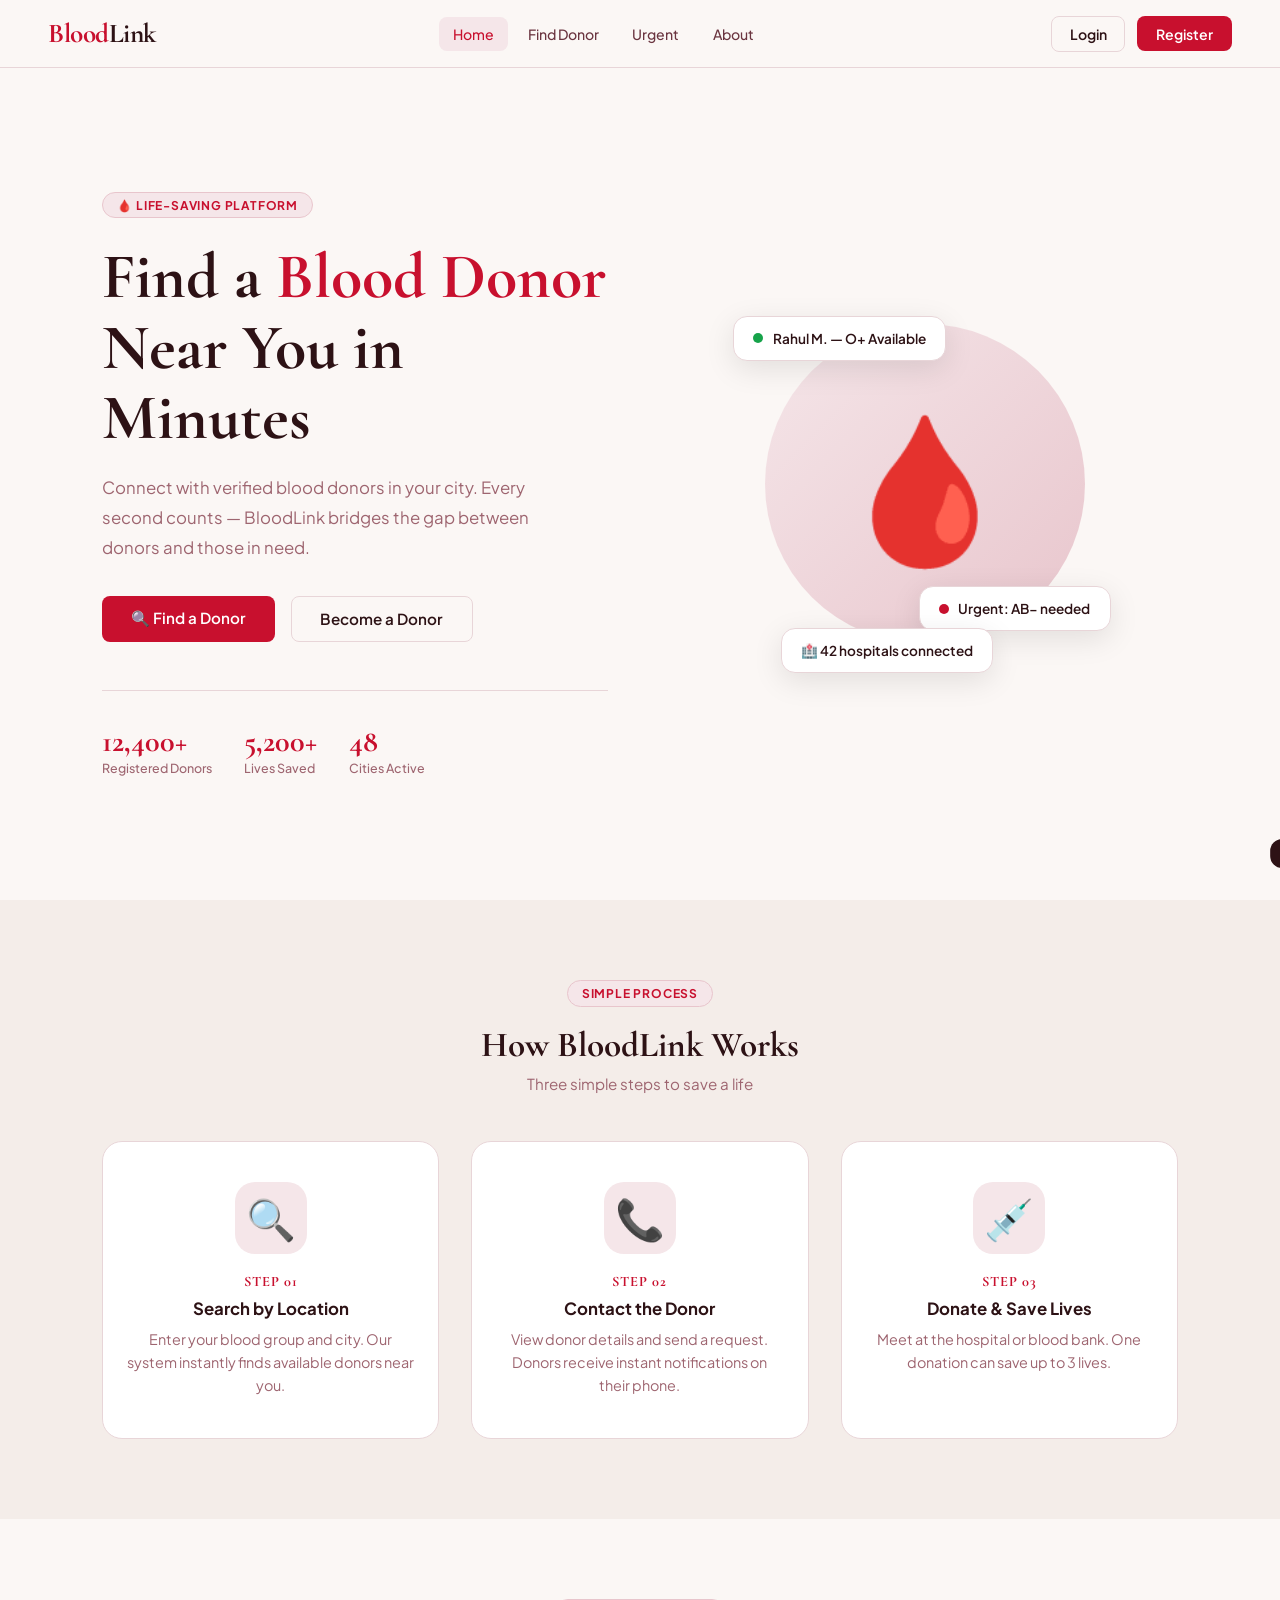
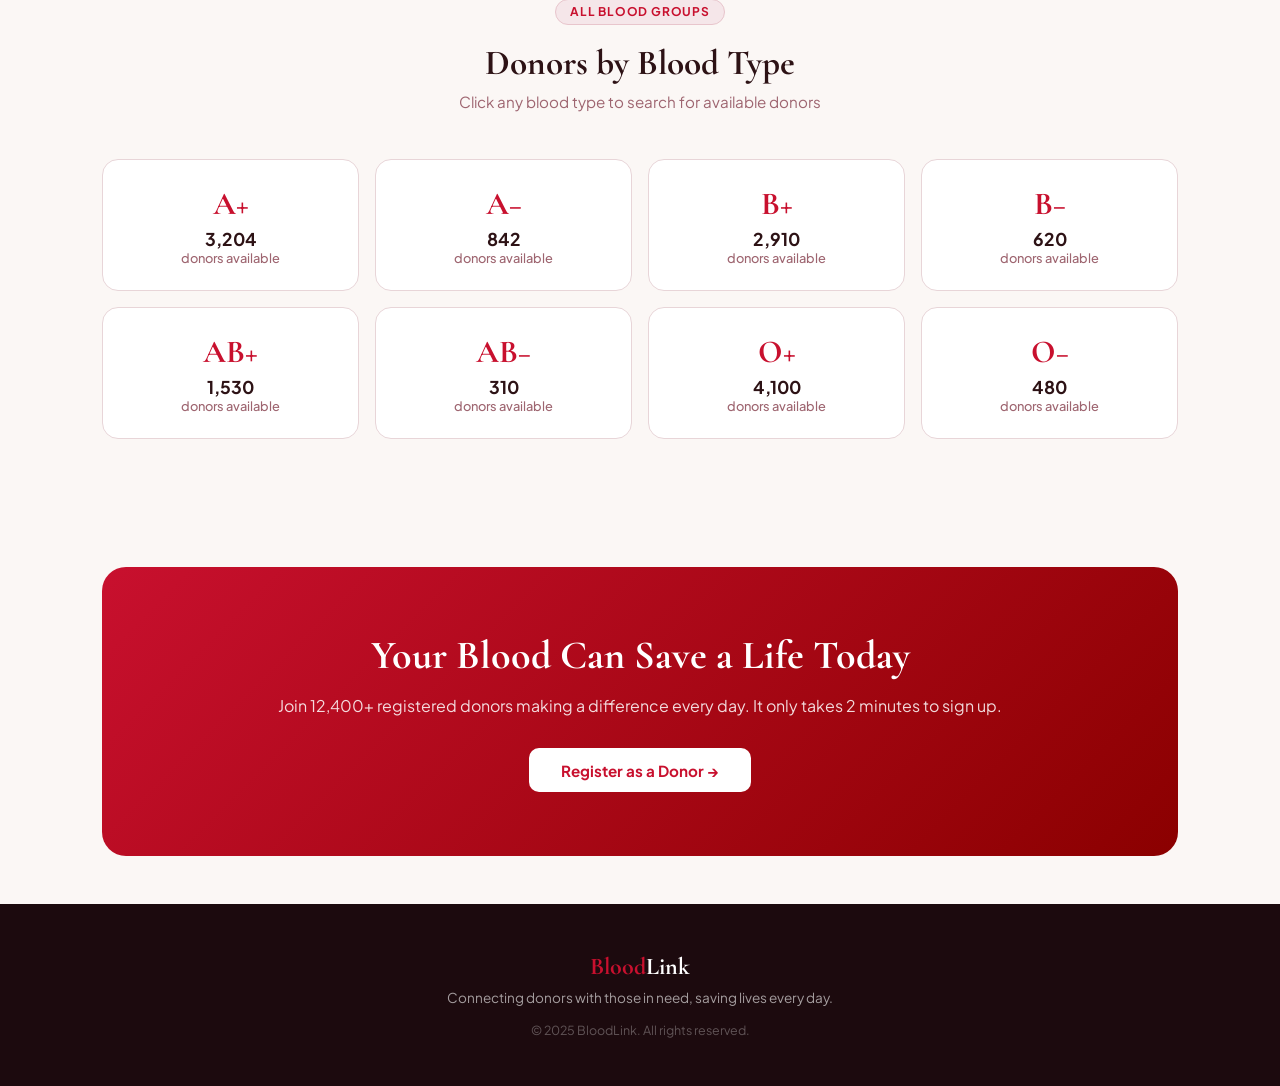
<file: target/bloodlink/index.html>
<!DOCTYPE html>
<html lang="en">
<head>
  <meta charset="UTF-8"/>
  <meta name="viewport" content="width=device-width, initial-scale=1.0"/>
  <title>BloodLink — Home</title>
  <link rel="stylesheet" href="shared.css"/>
  <style>
    /* HERO */
    .hero {
      min-height: calc(100vh - 68px);
      display: grid; grid-template-columns: 1fr 1fr;
      align-items: center; gap: 4rem;
      padding: 4rem 0;
    }
    .hero-tag { margin-bottom: 1.5rem; }
    .hero h1 {
      font-family: 'Cormorant Garamond', serif;
      font-size: clamp(2.8rem, 5vw, 4.2rem);
      font-weight: 700; line-height: 1.1;
      color: var(--text); margin-bottom: 1.2rem;
    }
    .hero h1 .accent { color: var(--red); }
    .hero p {
      font-size: 1.05rem; color: var(--text-light);
      line-height: 1.8; margin-bottom: 2rem; max-width: 460px;
    }
    .hero-btns { display: flex; gap: 1rem; flex-wrap: wrap; margin-bottom: 3rem; }
    .hero-stats {
      display: flex; gap: 2rem;
      padding-top: 2rem;
      border-top: 1px solid var(--border);
    }
    .stat-num {
      font-family: 'Cormorant Garamond', serif;
      font-size: 1.9rem; font-weight: 700; color: var(--red);
    }
    .stat-label { font-size: 0.78rem; color: var(--text-light); font-weight: 500; }

    /* HERO VISUAL */
    .hero-visual {
      display: flex; align-items: center; justify-content: center;
      position: relative;
    }
    .drop-wrap {
      position: relative; width: 320px; height: 420px;
      display: flex; align-items: center; justify-content: center;
    }
    .circle-bg {
      width: 320px; height: 320px; border-radius: 50%;
      background: linear-gradient(135deg, var(--red-light) 0%, var(--red-mid) 100%);
      position: absolute; animation: pulse 3s ease-in-out infinite;
    }
    @keyframes pulse { 0%,100%{transform:scale(1)} 50%{transform:scale(1.05)} }
    .drop-icon {
      font-size: 9rem; position: relative; z-index: 1;
      animation: float 3s ease-in-out infinite;
    }
    @keyframes float { 0%,100%{transform:translateY(0)} 50%{transform:translateY(-15px)} }
    .badge-float {
      position: absolute; background: var(--white);
      border: 1px solid var(--border);
      border-radius: 14px; padding: 0.8rem 1.2rem;
      box-shadow: 0 8px 30px rgba(0,0,0,0.1);
      display: flex; align-items: center; gap: 0.6rem;
      font-size: 0.85rem; font-weight: 600; color: var(--text);
      animation: floatBadge 4s ease-in-out infinite;
    }
    @keyframes floatBadge { 0%,100%{transform:translateY(0)} 50%{transform:translateY(-8px)} }
    .badge-float.b1 { top: 10%; left: -10%; animation-delay: 0s; }
    .badge-float.b2 { bottom: 15%; right: -8%; animation-delay: 1s; }
    .badge-float.b3 { bottom: 5%; left: 5%; animation-delay: 0.5s; }
    .badge-dot { width: 10px; height: 10px; border-radius: 50%; background: var(--success); }
    .badge-dot.red { background: var(--red); }

    /* HOW IT WORKS */
    .steps { display: grid; grid-template-columns: repeat(3,1fr); gap: 2rem; }
    .step-card {
      text-align: center; padding: 2.5rem 1.5rem;
      background: var(--white); border-radius: 20px;
      border: 1px solid var(--border);
      transition: all 0.3s;
    }
    .step-card:hover { box-shadow: 0 12px 40px var(--shadow); transform: translateY(-4px); }
    .step-icon {
      font-size: 2.5rem; margin-bottom: 1.2rem;
      width: 72px; height: 72px;
      background: var(--red-light); border-radius: 20px;
      display: flex; align-items: center; justify-content: center;
      margin: 0 auto 1.2rem;
    }
    .step-num {
      font-family: 'Cormorant Garamond', serif;
      font-size: 0.9rem; color: var(--red);
      font-weight: 700; margin-bottom: 0.5rem;
      text-transform: uppercase; letter-spacing: 1px;
    }
    .step-card h3 {
      font-size: 1.05rem; font-weight: 700;
      margin-bottom: 0.6rem; color: var(--text);
    }
    .step-card p { font-size: 0.9rem; color: var(--text-light); line-height: 1.6; }

    /* BLOOD TYPES */
    .blood-grid { display: grid; grid-template-columns: repeat(4,1fr); gap: 1rem; }
    .blood-type-card {
      background: var(--white); border: 1px solid var(--border);
      border-radius: 16px; padding: 1.5rem; text-align: center;
      cursor: pointer; transition: all 0.25s;
    }
    .blood-type-card:hover { background: var(--red); color: var(--white); transform: scale(1.04); }
    .blood-type-card:hover .bt-label { color: rgba(255,255,255,0.8); }
    .bt-name {
      font-family: 'Cormorant Garamond', serif;
      font-size: 2rem; font-weight: 700; color: var(--red);
      transition: color 0.25s;
    }
    .blood-type-card:hover .bt-name { color: var(--white); }
    .bt-label { font-size: 0.8rem; color: var(--text-light); font-weight: 500; }
    .bt-count { font-size: 1.1rem; font-weight: 700; margin-top: 0.3rem; }

    /* CTA */
    .cta-section {
      background: linear-gradient(135deg, var(--red), #8B0000);
      border-radius: 24px; padding: 4rem;
      text-align: center; color: var(--white);
    }
    .cta-section h2 {
      font-family: 'Cormorant Garamond', serif;
      font-size: 2.5rem; font-weight: 700; margin-bottom: 1rem;
    }
    .cta-section p { opacity: 0.85; margin-bottom: 2rem; font-size: 1rem; }
    .btn-white {
      background: var(--white); color: var(--red);
      border: none; padding: 0.8rem 2rem;
      border-radius: 10px; font-size: 0.95rem; font-weight: 700;
      font-family: 'Plus Jakarta Sans', sans-serif;
      cursor: pointer; text-decoration: none;
      display: inline-block; transition: all 0.2s;
    }
    .btn-white:hover { transform: scale(1.04); box-shadow: 0 8px 24px rgba(0,0,0,0.2); }

    .section-header { text-align: center; margin-bottom: 3rem; }
    .section-header h2 {
      font-family: 'Cormorant Garamond', serif;
      font-size: 2.2rem; font-weight: 700;
      color: var(--text); margin-bottom: 0.5rem;
    }
    .section-header p { color: var(--text-light); font-size: 0.95rem; }

    @media(max-width: 768px) {
      .hero { grid-template-columns: 1fr; text-align: center; }
      .hero-visual { display: none; }
      .steps { grid-template-columns: 1fr; }
      .blood-grid { grid-template-columns: repeat(2,1fr); }
      .cta-section { padding: 2.5rem 1.5rem; }
    }
  </style>
</head>
<body>

<!-- NAVBAR -->
<nav class="navbar">
  <a href="index.html" class="nav-logo">Blood<span>Link</span></a>
  <ul class="nav-links">
    <li><a href="index.html" class="active">Home</a></li>
    <li><a href="find-donor.html">Find Donor</a></li>
    <li><a href="urgent.html">Urgent</a></li>
    <li><a href="about.html">About</a></li>
  </ul>
  <div class="nav-actions">
    <a href="login.html" class="btn-ghost">Login</a>
    <a href="register.html" class="btn-red">Register</a>
  </div>
</nav>

<!-- HERO -->
<section style="background: var(--bg);">
  <div class="container">
    <div class="hero">
      <div class="hero-left fade-up">
        <div class="hero-tag chip">🩸 Life-Saving Platform</div>
        <h1>Find a <span class="accent">Blood Donor</span> Near You in Minutes</h1>
        <p>Connect with verified blood donors in your city. Every second counts — BloodLink bridges the gap between donors and those in need.</p>
        <div class="hero-btns">
          <a href="find-donor.html" class="btn-red" style="padding:0.8rem 1.8rem;font-size:0.95rem;">🔍 Find a Donor</a>
          <a href="register.html" class="btn-ghost" style="padding:0.8rem 1.8rem;font-size:0.95rem;">Become a Donor</a>
        </div>
        <div class="hero-stats">
          <div>
            <div class="stat-num">12,400+</div>
            <div class="stat-label">Registered Donors</div>
          </div>
          <div>
            <div class="stat-num">5,200+</div>
            <div class="stat-label">Lives Saved</div>
          </div>
          <div>
            <div class="stat-num">48</div>
            <div class="stat-label">Cities Active</div>
          </div>
        </div>
      </div>
      <div class="hero-visual fade-up" style="animation-delay:0.2s">
        <div class="drop-wrap">
          <div class="circle-bg"></div>
          <div class="drop-icon">🩸</div>
          <div class="badge-float b1"><div class="badge-dot"></div>Rahul M. — O+  Available</div>
          <div class="badge-float b2"><div class="badge-dot red"></div>Urgent: AB− needed</div>
          <div class="badge-float b3">🏥 42 hospitals connected</div>
        </div>
      </div>
    </div>
  </div>
</section>

<!-- HOW IT WORKS -->
<section class="section" style="background:var(--bg2);">
  <div class="container">
    <div class="section-header">
      <div class="chip" style="margin-bottom:1rem;">Simple Process</div>
      <h2>How BloodLink Works</h2>
      <p>Three simple steps to save a life</p>
    </div>
    <div class="steps">
      <div class="step-card fade-up">
        <div class="step-icon">🔍</div>
        <div class="step-num">Step 01</div>
        <h3>Search by Location</h3>
        <p>Enter your blood group and city. Our system instantly finds available donors near you.</p>
      </div>
      <div class="step-card fade-up" style="animation-delay:0.1s">
        <div class="step-icon">📞</div>
        <div class="step-num">Step 02</div>
        <h3>Contact the Donor</h3>
        <p>View donor details and send a request. Donors receive instant notifications on their phone.</p>
      </div>
      <div class="step-card fade-up" style="animation-delay:0.2s">
        <div class="step-icon">💉</div>
        <div class="step-num">Step 03</div>
        <h3>Donate & Save Lives</h3>
        <p>Meet at the hospital or blood bank. One donation can save up to 3 lives.</p>
      </div>
    </div>
  </div>
</section>

<!-- BLOOD TYPES -->
<section class="section">
  <div class="container">
    <div class="section-header">
      <div class="chip" style="margin-bottom:1rem;">All Blood Groups</div>
      <h2>Donors by Blood Type</h2>
      <p>Click any blood type to search for available donors</p>
    </div>
    <div class="blood-grid">
      <div class="blood-type-card" onclick="location.href='find-donor.html?bg=A+'">
        <div class="bt-name">A+</div>
        <div class="bt-count">3,204</div>
        <div class="bt-label">donors available</div>
      </div>
      <div class="blood-type-card" onclick="location.href='find-donor.html?bg=A-'">
        <div class="bt-name">A−</div>
        <div class="bt-count">842</div>
        <div class="bt-label">donors available</div>
      </div>
      <div class="blood-type-card" onclick="location.href='find-donor.html?bg=B+'">
        <div class="bt-name">B+</div>
        <div class="bt-count">2,910</div>
        <div class="bt-label">donors available</div>
      </div>
      <div class="blood-type-card" onclick="location.href='find-donor.html?bg=B-'">
        <div class="bt-name">B−</div>
        <div class="bt-count">620</div>
        <div class="bt-label">donors available</div>
      </div>
      <div class="blood-type-card" onclick="location.href='find-donor.html?bg=AB+'">
        <div class="bt-name">AB+</div>
        <div class="bt-count">1,530</div>
        <div class="bt-label">donors available</div>
      </div>
      <div class="blood-type-card" onclick="location.href='find-donor.html?bg=AB-'">
        <div class="bt-name">AB−</div>
        <div class="bt-count">310</div>
        <div class="bt-label">donors available</div>
      </div>
      <div class="blood-type-card" onclick="location.href='find-donor.html?bg=O+'">
        <div class="bt-name">O+</div>
        <div class="bt-count">4,100</div>
        <div class="bt-label">donors available</div>
      </div>
      <div class="blood-type-card" onclick="location.href='find-donor.html?bg=O-'">
        <div class="bt-name">O−</div>
        <div class="bt-count">480</div>
        <div class="bt-label">donors available</div>
      </div>
    </div>
  </div>
</section>

<!-- CTA -->
<section class="section-sm">
  <div class="container">
    <div class="cta-section">
      <h2>Your Blood Can Save a Life Today</h2>
      <p>Join 12,400+ registered donors making a difference every day. It only takes 2 minutes to sign up.</p>
      <a href="register.html" class="btn-white">Register as a Donor →</a>
    </div>
  </div>
</section>

<!-- FOOTER -->
<footer class="footer">
  <div class="footer-logo">Blood<span>Link</span></div>
  <p>Connecting donors with those in need, saving lives every day.</p>
  <p style="margin-top:1rem;font-size:0.78rem;opacity:0.5;">© 2025 BloodLink. All rights reserved.</p>
</footer>

<div class="toast" id="toast"></div>
<script>
function showToast(msg) {
  const t = document.getElementById('toast');
  t.textContent = msg; t.classList.add('show');
  setTimeout(() => t.classList.remove('show'), 3000);
}
</script>
</body>
</html>
</file>
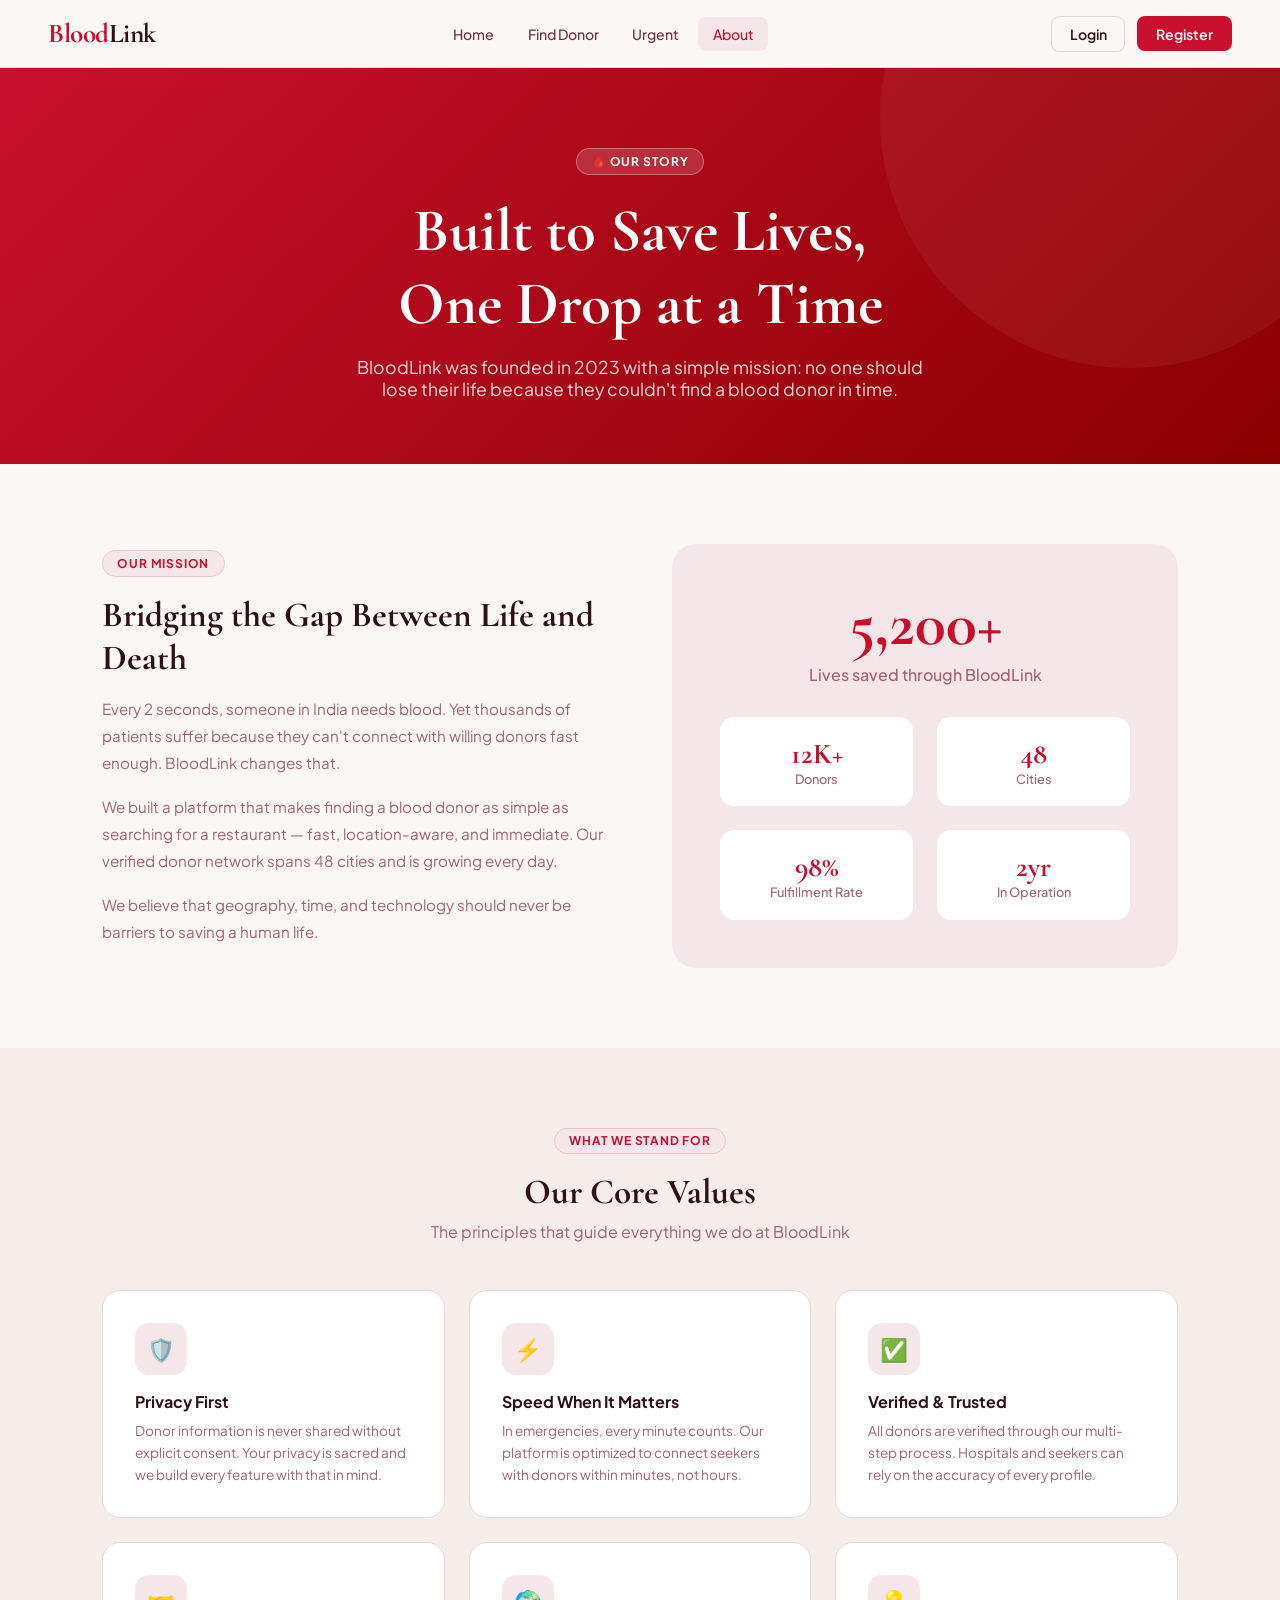
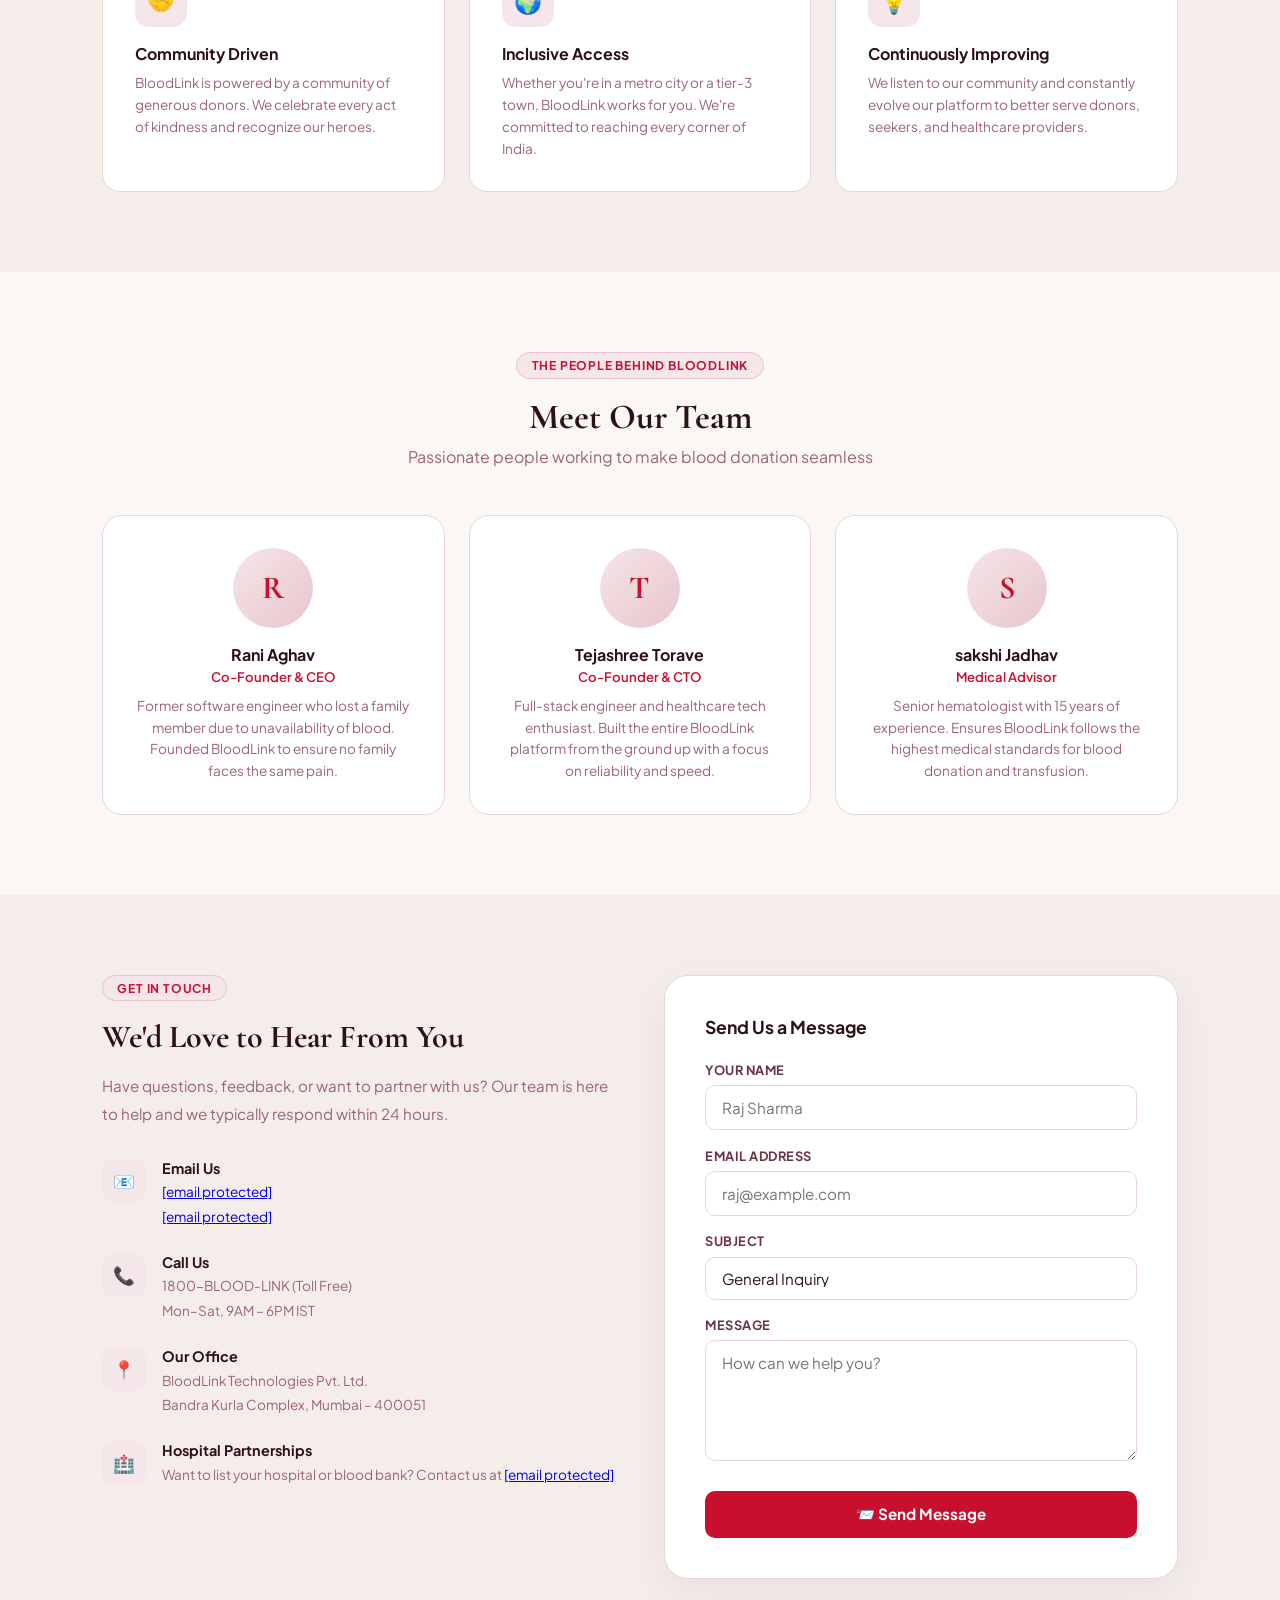
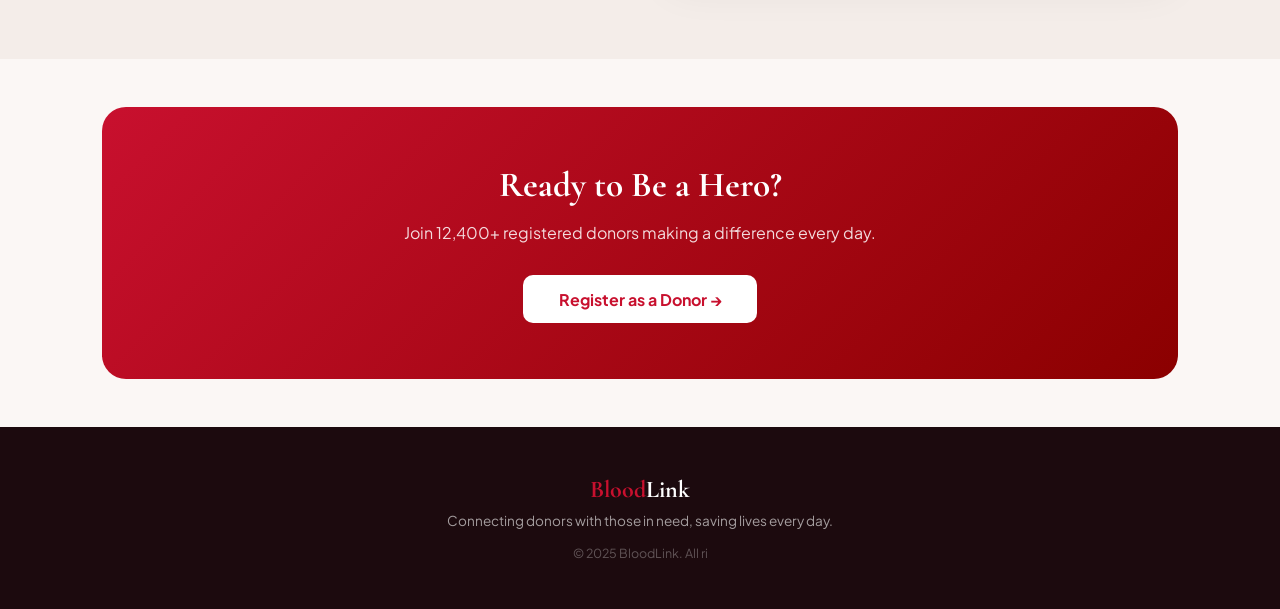
<file: target/bloodlink/about.html>
<!DOCTYPE html>
<html lang="en">
<head>
  <meta charset="UTF-8"/>
  <meta name="viewport" content="width=device-width, initial-scale=1.0"/>
  <title>BloodLink — About & Contact</title>
  <link rel="stylesheet" href="shared.css"/>
  <style>
    .about-hero {
      background: linear-gradient(135deg, var(--red), #8B0000);
      color: var(--white); padding: 5rem 0 4rem;
      text-align: center; position: relative; overflow: hidden;
    }
    .about-hero::before {
      content: ''; position: absolute;
      width: 500px; height: 500px; border-radius: 50%;
      background: rgba(255,255,255,0.05);
      top: -200px; right: -100px;
    }
    .about-hero h1 {
      font-family: 'Cormorant Garamond', serif;
      font-size: clamp(2.5rem, 5vw, 3.8rem); font-weight: 700;
      margin-bottom: 1rem; position: relative; z-index: 1;
    }
    .about-hero p { font-size: 1.1rem; opacity: 0.85; max-width: 580px; margin: 0 auto; position: relative; z-index: 1; }

    /* MISSION */
    .mission-grid { display: grid; grid-template-columns: 1fr 1fr; gap: 4rem; align-items: center; }
    .mission-text h2 {
      font-family: 'Cormorant Garamond', serif;
      font-size: 2.2rem; font-weight: 700; margin-bottom: 1rem;
    }
    .mission-text p { color: var(--text-light); line-height: 1.8; margin-bottom: 1rem; font-size: 0.95rem; }
    .mission-visual {
      background: var(--red-light); border-radius: 24px;
      padding: 3rem; text-align: center;
    }
    .big-stat {
      font-family: 'Cormorant Garamond', serif;
      font-size: 4rem; font-weight: 700; color: var(--red);
      line-height: 1;
    }
    .big-stat-label { font-size: 1rem; color: var(--text-light); margin-top: 0.5rem; font-weight: 500; }
    .mission-stats { display: grid; grid-template-columns: 1fr 1fr; gap: 1.5rem; margin-top: 2rem; }
    .mstat { background: var(--white); border-radius: 14px; padding: 1.2rem; text-align: center; }
    .mstat-num { font-family: 'Cormorant Garamond', serif; font-size: 1.8rem; font-weight: 700; color: var(--red); }
    .mstat-label { font-size: 0.8rem; color: var(--text-light); font-weight: 500; }

    /* TEAM */
    .team-grid { display: grid; grid-template-columns: repeat(3,1fr); gap: 1.5rem; }
    .team-card {
      background: var(--white); border: 1px solid var(--border);
      border-radius: 20px; padding: 2rem; text-align: center;
      transition: all 0.25s;
    }
    .team-card:hover { box-shadow: 0 10px 30px var(--shadow); transform: translateY(-4px); }
    .team-avatar {
      width: 80px; height: 80px; border-radius: 50%;
      background: linear-gradient(135deg, var(--red-light), var(--red-mid));
      display: flex; align-items: center; justify-content: center;
      font-family: 'Cormorant Garamond', serif; font-size: 2rem; font-weight: 700; color: var(--red);
      margin: 0 auto 1rem;
    }
    .team-name { font-size: 1rem; font-weight: 700; margin-bottom: 0.2rem; }
    .team-role { font-size: 0.82rem; color: var(--red); font-weight: 600; margin-bottom: 0.6rem; }
    .team-bio { font-size: 0.85rem; color: var(--text-light); line-height: 1.6; }

    /* VALUES */
    .values-grid { display: grid; grid-template-columns: repeat(3,1fr); gap: 1.5rem; }
    .value-card {
      background: var(--white); border: 1px solid var(--border);
      border-radius: 18px; padding: 2rem;
      transition: all 0.25s;
    }
    .value-card:hover { box-shadow: 0 8px 24px var(--shadow); }
    .value-icon {
      width: 52px; height: 52px; border-radius: 14px;
      background: var(--red-light); display: flex; align-items: center; justify-content: center;
      font-size: 1.4rem; margin-bottom: 1rem;
    }
    .value-card h3 { font-size: 1rem; font-weight: 700; margin-bottom: 0.5rem; }
    .value-card p { font-size: 0.85rem; color: var(--text-light); line-height: 1.6; }

    /* CONTACT */
    .contact-grid { display: grid; grid-template-columns: 1fr 1fr; gap: 3rem; }
    .contact-info h2 {
      font-family: 'Cormorant Garamond', serif;
      font-size: 2rem; font-weight: 700; margin-bottom: 1rem;
    }
    .contact-info p { color: var(--text-light); line-height: 1.8; margin-bottom: 2rem; font-size: 0.95rem; }
    .contact-method {
      display: flex; gap: 1rem; align-items: flex-start; margin-bottom: 1.5rem;
    }
    .cm-icon {
      width: 44px; height: 44px; border-radius: 12px;
      background: var(--red-light); display: flex; align-items: center; justify-content: center;
      font-size: 1.1rem; flex-shrink: 0;
    }
    .cm-text h4 { font-size: 0.9rem; font-weight: 700; margin-bottom: 0.2rem; }
    .cm-text p { font-size: 0.85rem; color: var(--text-light); margin: 0; }

    .contact-form {
      background: var(--white); border: 1px solid var(--border);
      border-radius: 24px; padding: 2.5rem;
      box-shadow: 0 12px 40px rgba(0,0,0,0.06);
    }
    .contact-form h3 { font-size: 1.1rem; font-weight: 700; margin-bottom: 1.5rem; }
    .send-btn {
      width: 100%; background: var(--red); color: var(--white);
      border: none; padding: 0.85rem; border-radius: 10px;
      font-size: 0.95rem; font-weight: 700; cursor: pointer;
      font-family: 'Plus Jakarta Sans', sans-serif; transition: all 0.25s; margin-top: 0.5rem;
    }
    .send-btn:hover { background: #A50D26; box-shadow: 0 6px 20px rgba(200,16,46,0.3); }

    .section-header { text-align: center; margin-bottom: 3rem; }
    .section-header h2 {
      font-family: 'Cormorant Garamond', serif;
      font-size: 2.2rem; font-weight: 700; margin-bottom: 0.5rem;
    }
    .section-header p { color: var(--text-light); }

    @media(max-width:768px) {
      .mission-grid, .contact-grid { grid-template-columns: 1fr; }
      .team-grid, .values-grid { grid-template-columns: 1fr; }
    }
  </style>
</head>
<body>

<nav class="navbar">
  <a href="index.html" class="nav-logo">Blood<span>Link</span></a>
  <ul class="nav-links">
    <li><a href="index.html">Home</a></li>
    <li><a href="find-donor.html">Find Donor</a></li>
    <li><a href="urgent.html">Urgent</a></li>
    <li><a href="about.html" class="active">About</a></li>
  </ul>
  <div class="nav-actions">
    <a href="login.html" class="btn-ghost">Login</a>
    <a href="register.html" class="btn-red">Register</a>
  </div>
</nav>

<!-- ABOUT HERO -->
<div class="about-hero">
  <div class="container">
    <div class="chip" style="background:rgba(255,255,255,0.15);color:white;border-color:rgba(255,255,255,0.3);margin-bottom:1.2rem">🩸 Our Story</div>
    <h1>Built to Save Lives,<br>One Drop at a Time</h1>
    <p>BloodLink was founded in 2023 with a simple mission: no one should lose their life because they couldn't find a blood donor in time.</p>
  </div>
</div>

<!-- MISSION -->
<section class="section">
  <div class="container">
    <div class="mission-grid">
      <div class="mission-text fade-up">
        <div class="chip" style="margin-bottom:1rem">Our Mission</div>
        <h2>Bridging the Gap Between Life and Death</h2>
        <p>Every 2 seconds, someone in India needs blood. Yet thousands of patients suffer because they can't connect with willing donors fast enough. BloodLink changes that.</p>
        <p>We built a platform that makes finding a blood donor as simple as searching for a restaurant — fast, location-aware, and immediate. Our verified donor network spans 48 cities and is growing every day.</p>
        <p>We believe that geography, time, and technology should never be barriers to saving a human life.</p>
      </div>
      <div class="mission-visual fade-up" style="animation-delay:0.15s">
        <div class="big-stat">5,200+</div>
        <div class="big-stat-label">Lives saved through BloodLink</div>
        <div class="mission-stats">
          <div class="mstat"><div class="mstat-num">12K+</div><div class="mstat-label">Donors</div></div>
          <div class="mstat"><div class="mstat-num">48</div><div class="mstat-label">Cities</div></div>
          <div class="mstat"><div class="mstat-num">98%</div><div class="mstat-label">Fulfillment Rate</div></div>
          <div class="mstat"><div class="mstat-num">2yr</div><div class="mstat-label">In Operation</div></div>
        </div>
      </div>
    </div>
  </div>
</section>

<!-- VALUES -->
<section class="section" style="background:var(--bg2)">
  <div class="container">
    <div class="section-header">
      <div class="chip" style="margin-bottom:1rem">What We Stand For</div>
      <h2>Our Core Values</h2>
      <p>The principles that guide everything we do at BloodLink</p>
    </div>
    <div class="values-grid">
      <div class="value-card fade-up">
        <div class="value-icon">🛡️</div>
        <h3>Privacy First</h3>
        <p>Donor information is never shared without explicit consent. Your privacy is sacred and we build every feature with that in mind.</p>
      </div>
      <div class="value-card fade-up" style="animation-delay:0.1s">
        <div class="value-icon">⚡</div>
        <h3>Speed When It Matters</h3>
        <p>In emergencies, every minute counts. Our platform is optimized to connect seekers with donors within minutes, not hours.</p>
      </div>
      <div class="value-card fade-up" style="animation-delay:0.2s">
        <div class="value-icon">✅</div>
        <h3>Verified & Trusted</h3>
        <p>All donors are verified through our multi-step process. Hospitals and seekers can rely on the accuracy of every profile.</p>
      </div>
      <div class="value-card fade-up" style="animation-delay:0.3s">
        <div class="value-icon">🤝</div>
        <h3>Community Driven</h3>
        <p>BloodLink is powered by a community of generous donors. We celebrate every act of kindness and recognize our heroes.</p>
      </div>
      <div class="value-card fade-up" style="animation-delay:0.4s">
        <div class="value-icon">🌍</div>
        <h3>Inclusive Access</h3>
        <p>Whether you're in a metro city or a tier-3 town, BloodLink works for you. We're committed to reaching every corner of India.</p>
      </div>
      <div class="value-card fade-up" style="animation-delay:0.5s">
        <div class="value-icon">💡</div>
        <h3>Continuously Improving</h3>
        <p>We listen to our community and constantly evolve our platform to better serve donors, seekers, and healthcare providers.</p>
      </div>
    </div>
  </div>
</section>

<!-- TEAM -->
<section class="section">
  <div class="container">
    <div class="section-header">
      <div class="chip" style="margin-bottom:1rem">The People Behind BloodLink</div>
      <h2>Meet Our Team</h2>
      <p>Passionate people working to make blood donation seamless</p>
    </div>
    <div class="team-grid">
      <div class="team-card fade-up">
        <div class="team-avatar">R</div>
        <div class="team-name">Rani Aghav</div>
        <div class="team-role">Co-Founder & CEO</div>
        <div class="team-bio">Former software engineer who lost a family member due to unavailability of blood. Founded BloodLink to ensure no family faces the same pain.</div>
      </div>
      <div class="team-card fade-up" style="animation-delay:0.1s">
        <div class="team-avatar">T</div>
        <div class="team-name">Tejashree Torave</div>
        <div class="team-role">Co-Founder & CTO</div>
        <div class="team-bio">Full-stack engineer and healthcare tech enthusiast. Built the entire BloodLink platform from the ground up with a focus on reliability and speed.</div>
      </div>
      <div class="team-card fade-up" style="animation-delay:0.2s">
        <div class="team-avatar">S</div>
        <div class="team-name">sakshi Jadhav</div>
        <div class="team-role">Medical Advisor</div>
        <div class="team-bio">Senior hematologist with 15 years of experience. Ensures BloodLink follows the highest medical standards for blood donation and transfusion.</div>
      </div>
    </div>
  </div>
</section>

<!-- CONTACT -->
<section class="section" style="background:var(--bg2)" id="contact">
  <div class="container">
    <div class="contact-grid">
      <div class="contact-info">
        <div class="chip" style="margin-bottom:1rem">Get in Touch</div>
        <h2>We'd Love to Hear From You</h2>
        <p>Have questions, feedback, or want to partner with us? Our team is here to help and we typically respond within 24 hours.</p>
        <div class="contact-method">
          <div class="cm-icon">📧</div>
          <div class="cm-text">
            <h4>Email Us</h4>
            <p><a href="/cdn-cgi/l/email-protection" class="__cf_email__" data-cfemail="295a5c5959465b5d694b4546464d45404742074047">[email&#160;protected]</a><br><a href="/cdn-cgi/l/email-protection" class="__cf_email__" data-cfemail="c6b6a7b4b2a8a3b4b5aeafb6b586a4aaa9a9a2aaafa8ade8afa8">[email&#160;protected]</a></p>
          </div>
        </div>
        <div class="contact-method">
          <div class="cm-icon">📞</div>
          <div class="cm-text">
            <h4>Call Us</h4>
            <p>1800-BLOOD-LINK (Toll Free)<br>Mon–Sat, 9AM – 6PM IST</p>
          </div>
        </div>
        <div class="contact-method">
          <div class="cm-icon">📍</div>
          <div class="cm-text">
            <h4>Our Office</h4>
            <p>BloodLink Technologies Pvt. Ltd.<br>Bandra Kurla Complex, Mumbai – 400051</p>
          </div>
        </div>
        <div class="contact-method">
          <div class="cm-icon">🏥</div>
          <div class="cm-text">
            <h4>Hospital Partnerships</h4>
            <p>Want to list your hospital or blood bank? Contact us at <a href="/cdn-cgi/l/email-protection" class="__cf_email__" data-cfemail="20504152544e45525360424c4f4f444c494e4b0e494e">[email&#160;protected]</a></p>
          </div>
        </div>
      </div>

      <div class="contact-form fade-up">
        <h3>Send Us a Message</h3>
        <div class="form-group">
          <label class="form-label">Your Name</label>
          <input type="text" class="form-input" placeholder="Raj Sharma"/>
        </div>
        <div class="form-group">
          <label class="form-label">Email Address</label>
          <input type="email" class="form-input" placeholder="raj@example.com"/>
        </div>
        <div class="form-group">
          <label class="form-label">Subject</label>
          <select class="form-select">
            <option>General Inquiry</option>
            <option>Technical Support</option>
            <option>Partnership / Hospital</option>
            <option>Report an Issue</option>
            <option>Feedback</option>
          </select>
        </div>
        <div class="form-group">
          <label class="form-label">Message</label>
          <textarea class="form-input" rows="5" style="resize:vertical" placeholder="How can we help you?"></textarea>
        </div>
        <button class="send-btn" onclick="sendMsg()">📨 Send Message</button>
      </div>
    </div>
  </div>
</section>

<!-- CTA -->
<section class="section-sm">
  <div class="container">
    <div style="background:linear-gradient(135deg,var(--red),#8B0000);border-radius:24px;padding:3.5rem;text-align:center;color:white">
      <h2 style="font-family:'Cormorant Garamond',serif;font-size:2.2rem;font-weight:700;margin-bottom:1rem">Ready to Be a Hero?</h2>
      <p style="opacity:0.85;margin-bottom:2rem">Join 12,400+ registered donors making a difference every day.</p>
      <a href="register.html" style="background:white;color:var(--red);padding:0.85rem 2.2rem;border-radius:10px;font-weight:700;text-decoration:none;display:inline-block;transition:all 0.2s" onmouseover="this.style.transform='scale(1.04)'" onmouseout="this.style.transform='scale(1)'">Register as a Donor →</a>
    </div>
  </div>
</section>

<footer class="footer">
  <div class="footer-logo">Blood<span>Link</span></div>
  <p style="margin-top:0.5rem;">Connecting donors with those in need, saving lives every day.</p>
  <p style="margin-top:1rem;font-size:0.78rem;opacity:0.5;">© 2025 BloodLink. All ri
</file>
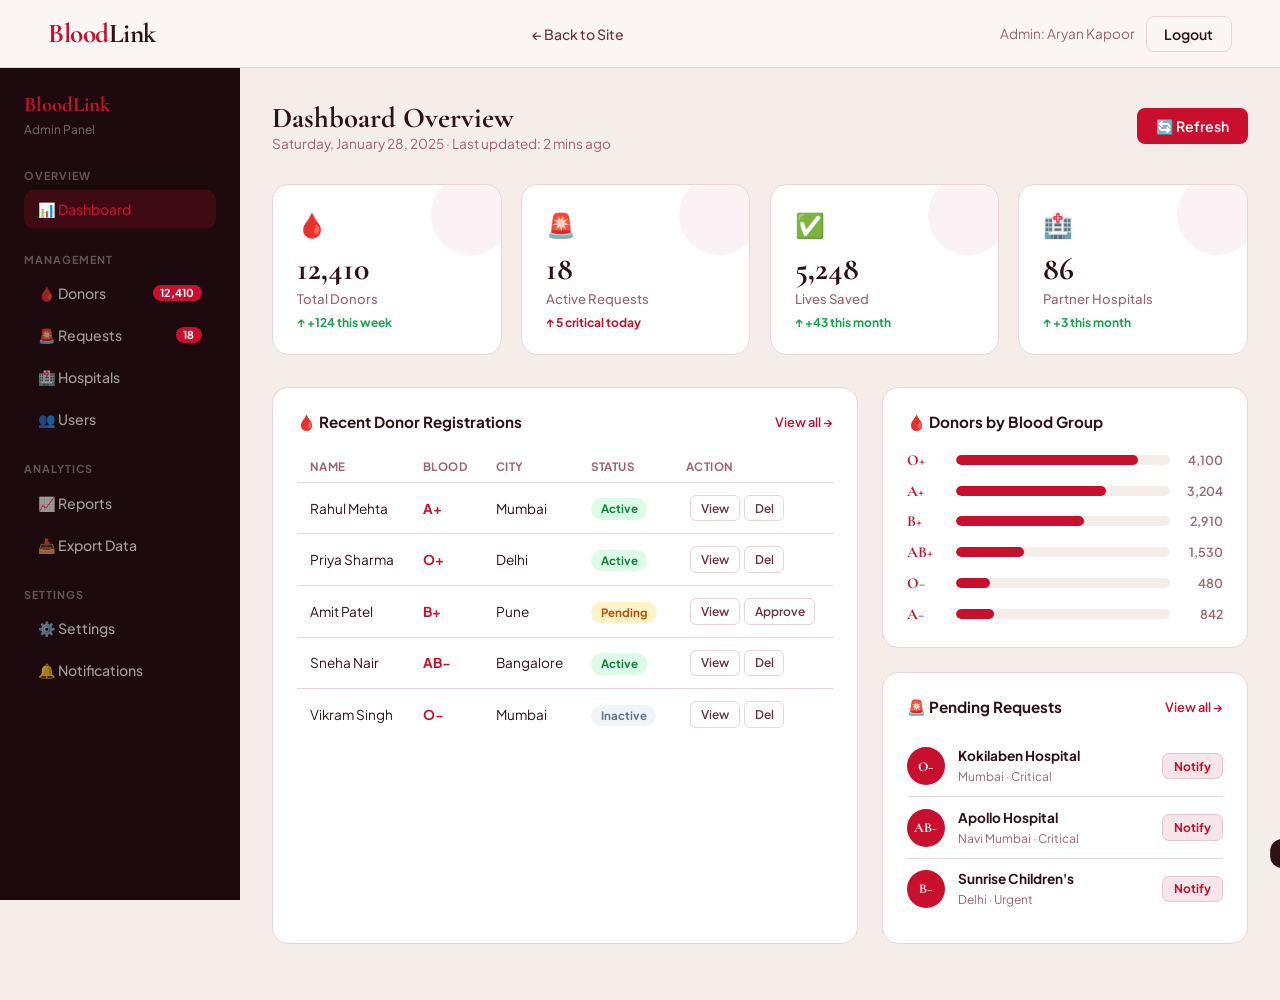
<file: target/bloodlink/admin.html>
<!DOCTYPE html>
<html lang="en">
<head>
  <meta charset="UTF-8"/>
  <meta name="viewport" content="width=device-width, initial-scale=1.0"/>
  <title>BloodLink — Admin Dashboard</title>
  <link rel="stylesheet" href="shared.css"/>
  <style>
    body { background: var(--bg2); }
    .admin-layout { display: grid; grid-template-columns: 240px 1fr; min-height: calc(100vh - 68px); }

    /* SIDEBAR */
    .admin-sidebar {
      background: var(--dark); color: var(--white);
      padding: 1.5rem; position: sticky; top: 68px;
      height: calc(100vh - 68px); overflow-y: auto;
    }
    .sidebar-logo {
      font-family: 'Cormorant Garamond', serif;
      font-size: 1.3rem; font-weight: 700; color: var(--red);
      margin-bottom: 0.3rem;
    }
    .sidebar-role { font-size: 0.75rem; color: rgba(255,255,255,0.4); margin-bottom: 2rem; }
    .sidebar-section { font-size: 0.68rem; text-transform: uppercase; letter-spacing: 1px; color: rgba(255,255,255,0.3); font-weight: 700; margin-bottom: 0.5rem; margin-top: 1.5rem; }
    .sidebar-link {
      display: flex; align-items: center; gap: 0.7rem;
      padding: 0.65rem 0.9rem; border-radius: 10px;
      color: rgba(255,255,255,0.6); font-size: 0.88rem; font-weight: 500;
      cursor: pointer; transition: all 0.2s; margin-bottom: 0.2rem;
      border: none; background: none; width: 100%;
      font-family: 'Plus Jakarta Sans', sans-serif; text-align: left;
    }
    .sidebar-link:hover { background: rgba(255,255,255,0.08); color: var(--white); }
    .sidebar-link.active { background: rgba(200,16,46,0.2); color: var(--red); }
    .sidebar-badge {
      margin-left: auto; background: var(--red); color: var(--white);
      font-size: 0.68rem; font-weight: 700; border-radius: 50px;
      padding: 0.1rem 0.45rem;
    }

    /* MAIN CONTENT */
    .admin-main { padding: 2rem; overflow-y: auto; }
    .admin-header { display: flex; justify-content: space-between; align-items: center; margin-bottom: 2rem; }
    .admin-header h1 { font-family: 'Cormorant Garamond', serif; font-size: 1.8rem; font-weight: 700; }
    .admin-header p { font-size: 0.85rem; color: var(--text-light); }

    /* STAT CARDS */
    .stats-row { display: grid; grid-template-columns: repeat(4,1fr); gap: 1.2rem; margin-bottom: 2rem; }
    .stat-card {
      background: var(--white); border: 1px solid var(--border);
      border-radius: 16px; padding: 1.5rem; position: relative; overflow: hidden;
    }
    .stat-card::after {
      content: ''; position: absolute; right: -10px; top: -10px;
      width: 80px; height: 80px; border-radius: 50%;
      background: var(--red-light); opacity: 0.5;
    }
    .stat-icon { font-size: 1.5rem; margin-bottom: 0.8rem; }
    .stat-card-num {
      font-family: 'Cormorant Garamond', serif;
      font-size: 2rem; font-weight: 700; color: var(--text);
      line-height: 1; margin-bottom: 0.3rem;
    }
    .stat-card-label { font-size: 0.82rem; color: var(--text-light); font-weight: 500; }
    .stat-change { font-size: 0.75rem; font-weight: 700; margin-top: 0.5rem; }
    .up { color: var(--success); }
    .down { color: var(--red); }

    /* GRID CONTENT */
    .content-grid { display: grid; grid-template-columns: 1.6fr 1fr; gap: 1.5rem; margin-bottom: 1.5rem; }
    .panel {
      background: var(--white); border: 1px solid var(--border);
      border-radius: 16px; padding: 1.5rem;
    }
    .panel-header { display: flex; justify-content: space-between; align-items: center; margin-bottom: 1.2rem; }
    .panel-header h3 { font-size: 0.95rem; font-weight: 700; }
    .view-all { font-size: 0.8rem; color: var(--red); text-decoration: none; font-weight: 600; }

    /* TABLE */
    .data-table { width: 100%; border-collapse: collapse; }
    .data-table th {
      font-size: 0.72rem; font-weight: 700; text-transform: uppercase;
      letter-spacing: 0.5px; color: var(--text-light);
      padding: 0.5rem 0.8rem; text-align: left;
      border-bottom: 1px solid var(--border);
    }
    .data-table td { padding: 0.75rem 0.8rem; font-size: 0.85rem; border-bottom: 1px solid var(--border); }
    .data-table tr:last-child td { border-bottom: none; }
    .data-table tr:hover td { background: var(--bg2); }
    .status-pill {
      padding: 0.2rem 0.6rem; border-radius: 50px;
      font-size: 0.72rem; font-weight: 700;
    }
    .s-active { background: #DCFCE7; color: #15803D; }
    .s-pending { background: #FEF3C7; color: #B45309; }
    .s-inactive { background: #F1F5F9; color: #64748B; }

    /* BLOOD CHART */
    .blood-chart { display: flex; flex-direction: column; gap: 0.8rem; }
    .bc-row { display: flex; align-items: center; gap: 0.8rem; }
    .bc-label { min-width: 36px; font-family: 'Cormorant Garamond', serif; font-size: 0.95rem; font-weight: 700; color: var(--red); }
    .bc-bar-wrap { flex: 1; background: var(--bg2); border-radius: 50px; height: 10px; overflow: hidden; }
    .bc-bar { height: 100%; background: var(--red); border-radius: 50px; transition: width 1s ease; }
    .bc-count { min-width: 40px; font-size: 0.78rem; color: var(--text-light); text-align: right; font-weight: 600; }

    /* URGENT TABLE */
    .urgent-row { display: flex; gap: 0.8rem; align-items: center; padding: 0.7rem 0; border-bottom: 1px solid var(--border); }
    .urgent-row:last-child { border-bottom: none; }
    .ur-blood {
      width: 38px; height: 38px; border-radius: 50%;
      background: var(--red); color: white;
      display: flex; align-items: center; justify-content: center;
      font-family: 'Cormorant Garamond', serif; font-size: 0.85rem; font-weight: 700;
      flex-shrink: 0;
    }
    .ur-text { flex: 1; }
    .ur-text strong { font-size: 0.85rem; display: block; }
    .ur-text span { font-size: 0.75rem; color: var(--text-light); }
    .ur-action { background: var(--red-light); color: var(--red); border: 1px solid var(--red-mid); border-radius: 7px; padding: 0.3rem 0.7rem; font-size: 0.75rem; font-weight: 700; cursor: pointer; font-family: 'Plus Jakarta Sans', sans-serif; }

    /* TABS */
    .admin-tabs { display: none; }
    .admin-tabs.visible { display: block; }

    /* ACTION BTNS */
    .action-btn {
      background: none; border: 1px solid var(--border);
      color: var(--text-mid); padding: 0.3rem 0.6rem;
      border-radius: 6px; font-size: 0.75rem; font-weight: 600;
      cursor: pointer; font-family: 'Plus Jakarta Sans', sans-serif;
      transition: all 0.2s; margin-left: 0.3rem;
    }
    .action-btn:hover { border-color: var(--red); color: var(--red); }
    .action-btn.del:hover { border-color: #DC2626; color: #DC2626; }

    @media(max-width:768px) {
      .admin-layout { grid-template-columns: 1fr; }
      .admin-sidebar { display: none; }
      .stats-row { grid-template-columns: 1fr 1fr; }
      .content-grid { grid-template-columns: 1fr; }
    }
  </style>
</head>
<body>

<nav class="navbar">
  <a href="index.html" class="nav-logo">Blood<span>Link</span></a>
  <ul class="nav-links">
    <li><a href="index.html">← Back to Site</a></li>
  </ul>
  <div class="nav-actions">
    <span style="font-size:0.85rem;color:var(--text-light)">Admin: Aryan Kapoor</span>
    <a href="login.html" class="btn-ghost">Logout</a>
  </div>
</nav>

<div class="admin-layout">
  <!-- SIDEBAR -->
  <div class="admin-sidebar">
    <div class="sidebar-logo">BloodLink</div>
    <div class="sidebar-role">Admin Panel</div>

    <div class="sidebar-section">Overview</div>
    <button class="sidebar-link active" onclick="showSection('dashboard',this)">📊 Dashboard</button>

    <div class="sidebar-section">Management</div>
    <button class="sidebar-link" onclick="showSection('donors',this)">🩸 Donors <span class="sidebar-badge">12,410</span></button>
    <button class="sidebar-link" onclick="showSection('requests',this)">🚨 Requests <span class="sidebar-badge">18</span></button>
    <button class="sidebar-link" onclick="showSection('hospitals',this)">🏥 Hospitals</button>
    <button class="sidebar-link" onclick="showSection('users',this)">👥 Users</button>

    <div class="sidebar-section">Analytics</div>
    <button class="sidebar-link" onclick="showToast('Reports section coming soon!')">📈 Reports</button>
    <button class="sidebar-link" onclick="showToast('Export feature coming soon!')">📥 Export Data</button>

    <div class="sidebar-section">Settings</div>
    <button class="sidebar-link" onclick="showToast('Settings panel coming soon!')">⚙️ Settings</button>
    <button class="sidebar-link" onclick="showToast('Notification config coming soon!')">🔔 Notifications</button>
  </div>

  <!-- MAIN -->
  <div class="admin-main">

    <!-- DASHBOARD SECTION -->
    <div id="section-dashboard">
      <div class="admin-header">
        <div>
          <h1>Dashboard Overview</h1>
          <p>Saturday, January 28, 2025 · Last updated: 2 mins ago</p>
        </div>
        <button class="btn-red" onclick="showToast('Data refreshed!')">🔄 Refresh</button>
      </div>

      <div class="stats-row">
        <div class="stat-card fade-up">
          <div class="stat-icon">🩸</div>
          <div class="stat-card-num">12,410</div>
          <div class="stat-card-label">Total Donors</div>
          <div class="stat-change up">↑ +124 this week</div>
        </div>
        <div class="stat-card fade-up" style="animation-delay:0.08s">
          <div class="stat-icon">🚨</div>
          <div class="stat-card-num">18</div>
          <div class="stat-card-label">Active Requests</div>
          <div class="stat-change down">↑ 5 critical today</div>
        </div>
        <div class="stat-card fade-up" style="animation-delay:0.16s">
          <div class="stat-icon">✅</div>
          <div class="stat-card-num">5,248</div>
          <div class="stat-card-label">Lives Saved</div>
          <div class="stat-change up">↑ +43 this month</div>
        </div>
        <div class="stat-card fade-up" style="animation-delay:0.24s">
          <div class="stat-icon">🏥</div>
          <div class="stat-card-num">86</div>
          <div class="stat-card-label">Partner Hospitals</div>
          <div class="stat-change up">↑ +3 this month</div>
        </div>
      </div>

      <div class="content-grid">
        <!-- RECENT DONORS TABLE -->
        <div class="panel">
          <div class="panel-header">
            <h3>🩸 Recent Donor Registrations</h3>
            <a href="#" class="view-all" onclick="showSection('donors',null)">View all →</a>
          </div>
          <table class="data-table">
            <thead><tr>
              <th>Name</th><th>Blood</th><th>City</th><th>Status</th><th>Action</th>
            </tr></thead>
            <tbody>
              <tr><td>Rahul Mehta</td><td><strong style="color:var(--red)">A+</strong></td><td>Mumbai</td><td><span class="status-pill s-active">Active</span></td><td><button class="action-btn" onclick="showToast('Viewing Rahul...')">View</button><button class="action-btn del" onclick="showToast('Confirm delete?')">Del</button></td></tr>
              <tr><td>Priya Sharma</td><td><strong style="color:var(--red)">O+</strong></td><td>Delhi</td><td><span class="status-pill s-active">Active</span></td><td><button class="action-btn">View</button><button class="action-btn del">Del</button></td></tr>
              <tr><td>Amit Patel</td><td><strong style="color:var(--red)">B+</strong></td><td>Pune</td><td><span class="status-pill s-pending">Pending</span></td><td><button class="action-btn">View</button><button class="action-btn" onclick="showToast('Approved!')">Approve</button></td></tr>
              <tr><td>Sneha Nair</td><td><strong style="color:var(--red)">AB−</strong></td><td>Bangalore</td><td><span class="status-pill s-active">Active</span></td><td><button class="action-btn">View</button><button class="action-btn del">Del</button></td></tr>
              <tr><td>Vikram Singh</td><td><strong style="color:var(--red)">O−</strong></td><td>Mumbai</td><td><span class="status-pill s-inactive">Inactive</span></td><td><button class="action-btn">View</button><button class="action-btn del">Del</button></td></tr>
            </tbody>
          </table>
        </div>

        <!-- RIGHT COLUMN -->
        <div style="display:flex;flex-direction:column;gap:1.5rem">
          <!-- BLOOD DISTRIBUTION -->
          <div class="panel">
            <div class="panel-header"><h3>🩸 Donors by Blood Group</h3></div>
            <div class="blood-chart">
              <div class="bc-row"><div class="bc-label">O+</div><div class="bc-bar-wrap"><div class="bc-bar" style="width:85%"></div></div><div class="bc-count">4,100</div></div>
              <div class="bc-row"><div class="bc-label">A+</div><div class="bc-bar-wrap"><div class="bc-bar" style="width:70%"></div></div><div class="bc-count">3,204</div></div>
              <div class="bc-row"><div class="bc-label">B+</div><div class="bc-bar-wrap"><div class="bc-bar" style="width:60%"></div></div><div class="bc-count">2,910</div></div>
              <div class="bc-row"><div class="bc-label">AB+</div><div class="bc-bar-wrap"><div class="bc-bar" style="width:32%"></div></div><div class="bc-count">1,530</div></div>
              <div class="bc-row"><div class="bc-label">O−</div><div class="bc-bar-wrap"><div class="bc-bar" style="width:16%"></div></div><div class="bc-count">480</div></div>
              <div class="bc-row"><div class="bc-label">A−</div><div class="bc-bar-wrap"><div class="bc-bar" style="width:18%"></div></div><div class="bc-count">842</div></div>
            </div>
          </div>

          <!-- URGENT REQUESTS -->
          <div class="panel">
            <div class="panel-header"><h3>🚨 Pending Requests</h3><a href="#" class="view-all">View all →</a></div>
            <div>
              <div class="urgent-row">
                <div class="ur-blood">O−</div>
                <div class="ur-text"><strong>Kokilaben Hospital</strong><span>Mumbai · Critical</span></div>
                <button class="ur-action" onclick="showToast('Notified nearby donors!')">Notify</button>
              </div>
              <div class="urgent-row">
                <div class="ur-blood">AB−</div>
                <div class="ur-text"><strong>Apollo Hospital</strong><span>Navi Mumbai · Critical</span></div>
                <button class="ur-action" onclick="showToast('Notified nearby donors!')">Notify</button>
              </div>
              <div class="urgent-row">
                <div class="ur-blood">B−</div>
                <div class="ur-text"><strong>Sunrise Children's</strong><span>Delhi · Urgent</span></div>
                <button class="ur-action" onclick="showToast('Notified nearby donors!')">Notify</button>
              </div>
            </div>
          </div>
        </div>
      </div>
    </div>

    <!-- DONORS SECTION -->
    <div id="section-donors" style="display:none">
      <div class="admin-header">
        <div><h1>Donor Management</h1><p>View, approve, and manage all registered donors</p></div>
        <button class="btn-red" onclick="showToast('Export started...')">📥 Export CSV</button>
      </div>
      <div class="panel">
        <div class="panel-header">
          <h3>All Donors (12,410)</h3>
          <input type="text" class="form-input" style="width:220px;font-size:0.85rem;padding:0.5rem 0.9rem" placeholder="Search donor..."/>
        </div>
        <table class="data-table">
          <thead><tr><th>Name</th><th>Blood</th><th>City</th><th>Donations</th><th>Status</th><th>Joined</th><th>Actions</th></tr></thead>
          <tbody>
            <tr><td>Rahul Mehta</td><td><strong style="color:var(--red)">A+</strong></td><td>Mumbai</td><td>7</td><td><span class="status-pill s-active">Active</span></td><td>Jan 2023</td><td><button class="action-btn">View</button><button class="action-btn del">Delete</button></td></tr>
            <tr><td>Priya Sharma</td><td><strong style="color:var(--red)">O+</strong></td><td>Mumbai</td><td>3</td><td><span class="status-pill s-active">Active</span></td><td>Mar 2023</td><td><button class="action-btn">View</button><button class="action-btn del">Delete</button></td></tr>
            <tr><td>Amit Patel</td><td><strong style="color:var(--red)">B+</strong></td><td>Pune</td><td>12</td><td><span class="status-pill s-pending">Pending</span></td><td>Nov 2024</td><td><button class="action-btn">View</button><button class="action-btn" onclick="showToast('Approved!')">Approve</button></td></tr>
            <tr><td>Sneha Nair</td><td><strong style="color:var(--red)">AB−</strong></td><td>Delhi</td><td>2</td><td><span class="status-pill s-active">Active</span></td><td>Jun 2023</td><td><button class="action-btn">View</button><button class="action-btn del">Delete</button></td></tr>
            <tr><td>Vikram Singh</td><td><strong style="color:var(--red)">O−</strong></td><td>Mumbai</td><td>5</td><td><span class="status-pill s-inactive">Inactive</span></td><td>Feb 2023</td><td><button class="action-btn">View</button><button class="action-btn del">Delete</button></td></tr>
            <tr><td>Kavitha Reddy</td><td><strong style="color:var(--red)">A−</strong></td><td>Pune</td><td>9</td><td><span class="status-pill s-active">Active</span></td><td>Apr 2023</td><td><button class="action-btn">View</button><button class="action-btn del">Delete</button></td></tr>
          </tbody>
        </table>
      </div>
    </div>

    <!-- REQUESTS SECTION -->
    <div id="section-requests" style="display:none">
      <div class="admin-header">
        <div><h1>Blood Requests</h1><p>Monitor and manage all active and fulfilled requests</p></div>
      </div>
      <div class="panel">
        <div class="panel-header"><h3>Active Requests (18)</h3></div>
        <table class="data-table">
          <thead><tr><th>Blood</th><th>Hospital</th><th>City</th><th>Units</th><th>Urgency</th><th>Posted</th><th>Action</th></tr></thead>
          <tbody>
            <tr><td><strong style="color:var(--red)">O−</strong></td><td>Kokilaben Hospital</td><td>Mumbai</td><td>2</td><td><span class="status-pill s-inactive" style="background:#FEE2E2;color:#DC2626">Critical</span></td><td>Today</td><td><button class="action-btn" onclick="showToast('Donors notified!')">Notify</button><button class="action-btn" onclick="showToast('Marked fulfilled!')">Fulfill</button></td></tr>
            <tr><td><strong style="color:var(--red)">AB−</strong></td><td>Apollo Hospitals</td><td>Navi Mumbai</td><td>1</td><td><span class="status-pill s-inactive" style="background:#FEE2E2;color:#DC2626">Critical</span></td><td>Today</td><td><button class="action-btn" onclick="showToast('Donors notified!')">Notify</button><button class="action-btn">Fulfill</button></td></tr>
            <tr><td><strong style="color:var(--red)">B−</strong></td><td>Sunrise Children's</td><td>Delhi</td><td>1</td><td><span class="status-pill s-pending">Urgent</span></td><td>Today</td><td><button class="action-btn">Notify</button><button class="action-btn">Fulfill</button></td></tr>
            <tr><td><strong style="color:var(--red)">A−</strong></td><td>Fortis Hospital</td><td>Pune</td><td>3</td><td><span class="status-pill s-pending">Urgent</span></td><td>Yesterday</td><td><button class="action-btn">Notify</button><button class="action-btn">Fulfill</button></td></tr>
          </tbody>
        </table>
      </div>
    </div>

    <!-- HOSPITALS SECTION -->
    <div id="section-hospitals" style="display:none">
      <div class="admin-header">
        <div><h1>Hospital Partners</h1><p>Manage verified hospital and blood bank partnerships</p></div>
        <button class="btn-red" onclick="showToast('Add hospital form coming soon!')">+ Add Hospital</button>
      </div>
      <div class="panel">
        <table class="data-table">
          <thead><tr><th>Hospital</th><th>City</th><th>Contact</th><th>Requests</th><th>Status</th><th>Action</th></tr></thead>
          <tbody>
            <tr><td>Kokilaben Hospital</td><td>Mumbai</td><td>+91 22 3099 9999</td><td>24</td><td><span class="status-pill s-active">Verified</span></td><td><button class="action-btn">Edit</button></td></tr>
            <tr><td>Apollo Hospitals</td><td>Navi Mumbai</td><td>+91 22 6760 3000</td><td>18</td><td><span class="status-pill s-active">Verified</span></td><td><button class="action-btn">Edit</button></td></tr>
            <tr><td>Fortis Hospital</td><td>Pune</td><td>+91 20 6670 0000</td><td>12</td><td><span class="status-pill s-pending">Pending</span></td><td><button class="action-btn" onclick="showToast('Hospital approved!')">Approve</button></td></tr>
            <tr><td>Lilavati Hospital</td><td>Mumbai</td><td>+91 22 2675 1000</td><td>31</td><td><span class="status-pill s-active">Verified</span></td><td><button class="action-btn">Edit</button></td></tr>
          </tbody>
        </table>
      </div>
    </div>

    <!-- USERS SECTION -->
    <div id="section-users" style="display:none">
      <div class="admin-header">
        <div><h1>User Management</h1><p>All registered users on BloodLink</p></div>
      </div>
      <div class="panel">
        <table class="data-table">
          <thead><tr><th>Name</th><th>Email</th><th>Role</th><th>Joined</th><th>Status</th><th>Actions</th></tr></thead>
          <tbody>
            <tr><td>Rahul Mehta</td><td><a href="/cdn-cgi/l/email-protection" class="__cf_email__" data-cfemail="a9dbc8c1dcc5e9ccc4c8c0c587cac6c4">[email&#160;protected]</a></td><td>Donor</td><td>Jan 2023</td><td><span class="status-pill s-active">Active</span></td><td><button class="action-btn">View</button><button class="action-btn del">Ban</button></td></tr>
            <tr><td>Sunita Kapoor</td><td><a href="/cdn-cgi/l/email-protection" class="__cf_email__" data-cfemail="a6d5d3c8cfd2c7e6c3cbc7cfca88c5c9cb">[email&#160;protected]</a></td><td>Seeker</td><td>Mar 2024</td><td><span class="status-pill s-active">Active</span></td><td><button class="action-btn">View</button><button class="action-btn del">Ban</button></td></tr>
            <tr><td>Dr. Rohan Joshi</td><td><a href="/cdn-cgi/l/email-protection" class="__cf_email__" data-cfemail="98eaf7f0f9f6d8f9e8f7f4f4f7b6f1f6">[email&#160;protected]</a></td><td>Hospital</td><td>Feb 2023</td><td><span class="status-pill s-active">Active</span></td><td><button class="action-btn">View</button><button class="action-btn del">Ban</button></td></tr>
            <tr><td>Meera Gupta</td><td><a href="/cdn-cgi/l/email-protection" class="__cf_email__" data-cfemail="b9d4dcdccbd8f9dcd4d8d0d597dad6d4">[email&#160;protected]</a></td><td>Donor</td><td>Oct 2024</td><td><span class="status-pill s-pending">Unverified</span></td><td><button class="action-btn" onclick="showToast('User verified!')">Verify</button><button class="action-btn del">Ban</button></td></tr>
          </tbody>
        </table>
      </div>
    </div>

  </div><!-- end admin-main -->
</div><!-- end admin-layout -->

<div class="toast" id="toast"></div>
<script data-cfasync="false" src="/cdn-cgi/scripts/5c5dd728/cloudfla
</file>
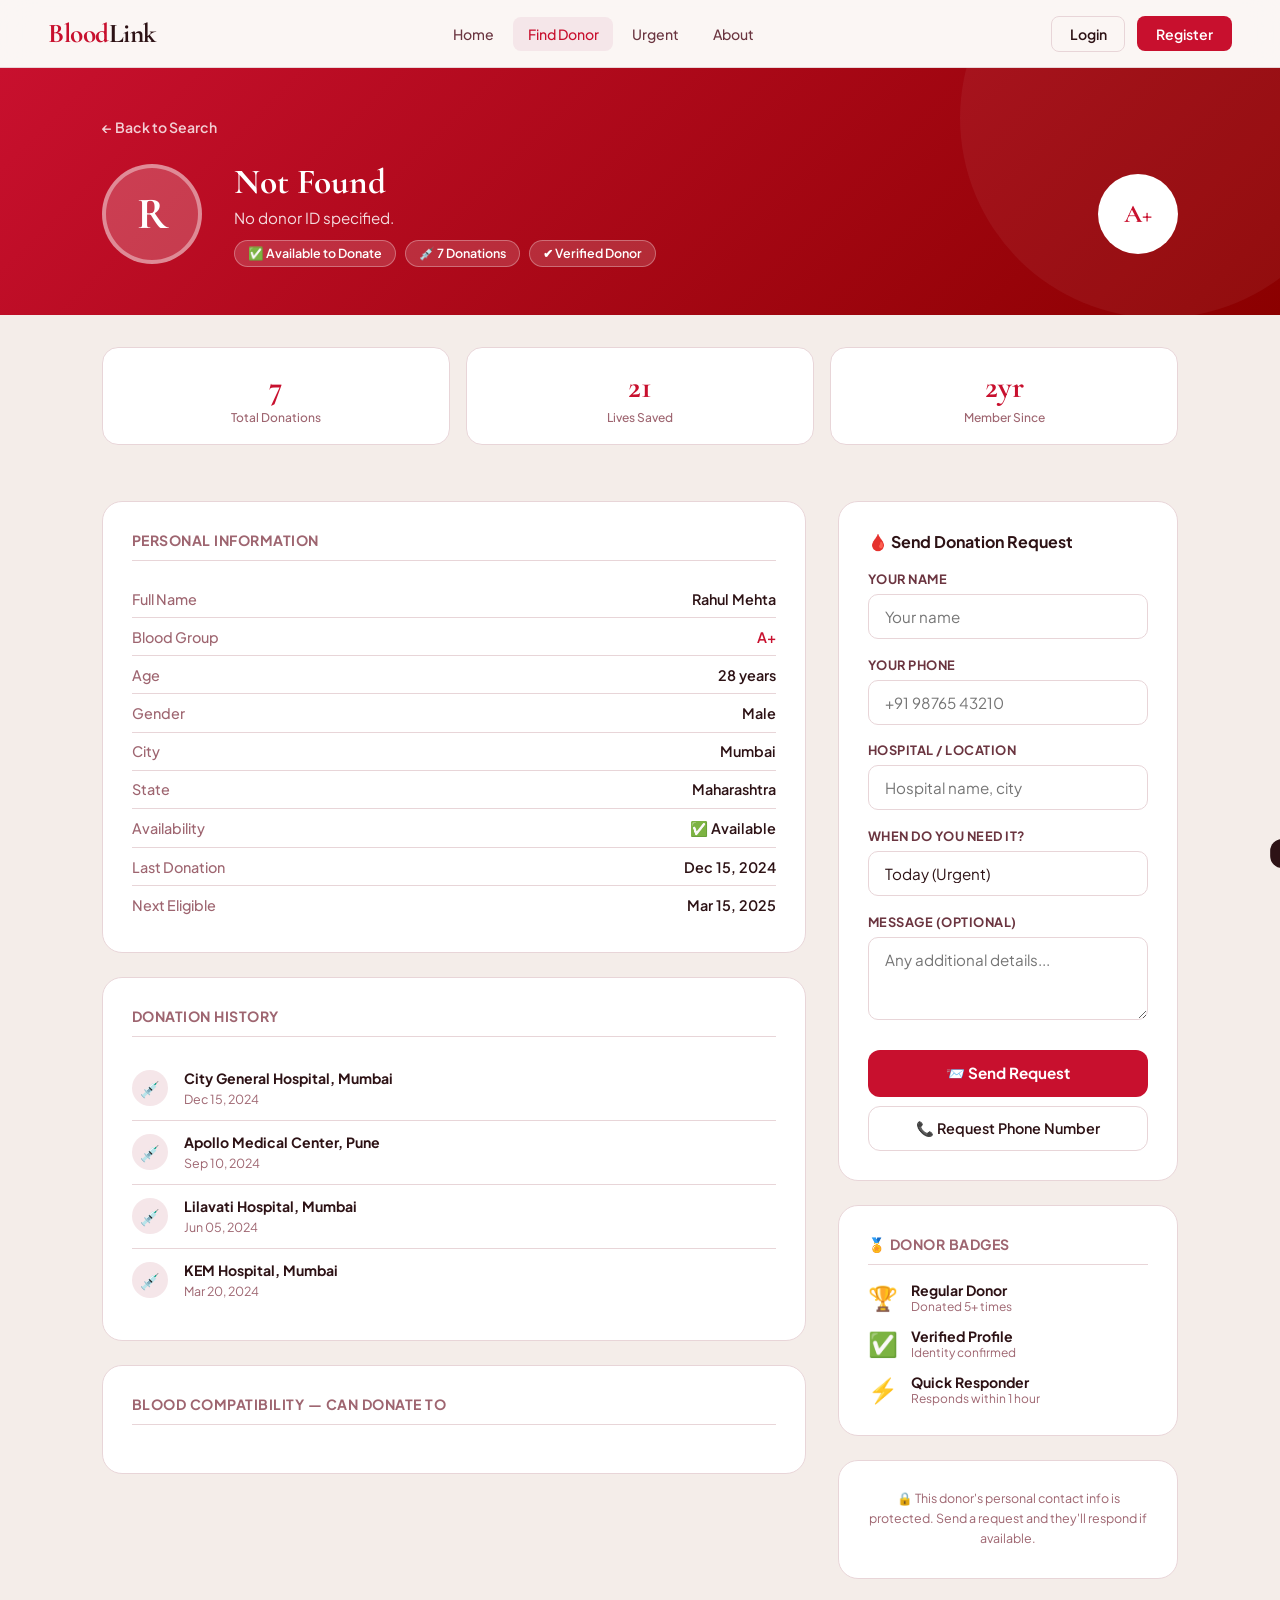
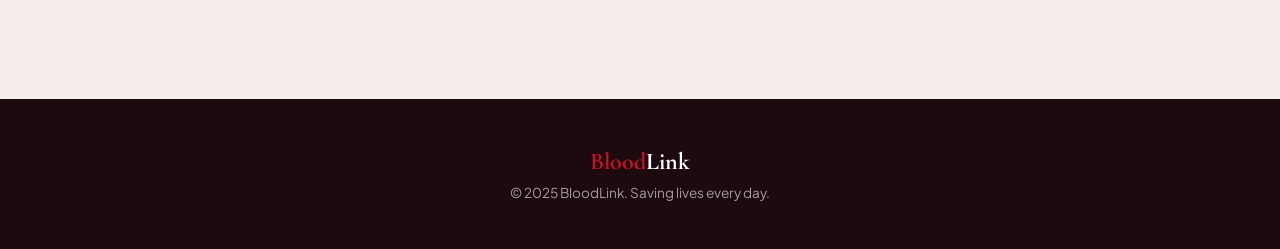
<file: target/bloodlink/donor-profile.html>
<!DOCTYPE html>
<html lang="en">
<head>
  <meta charset="UTF-8"/>
  <meta name="viewport" content="width=device-width, initial-scale=1.0"/>
  <title>BloodLink — Donor Profile</title>
  <link rel="stylesheet" href="shared.css"/>
  <style>
    body { background: var(--bg2); }

    .profile-hero {
      background: linear-gradient(135deg, var(--red), #8B0000);
      padding: 3rem 0 3rem; color: white; position: relative; overflow: hidden;
    }
    .profile-hero::after {
      content: ''; position: absolute;
      width: 400px; height: 400px; border-radius: 50%;
      background: rgba(255,255,255,0.05);
      top: -150px; right: -80px;
    }
    .hero-inner { display: flex; align-items: center; gap: 2rem; position: relative; z-index: 1; flex-wrap: wrap; }
    .big-avatar {
      width: 100px; height: 100px; border-radius: 50%;
      background: rgba(255,255,255,0.2);
      border: 4px solid rgba(255,255,255,0.4);
      display: flex; align-items: center; justify-content: center;
      font-family: 'Cormorant Garamond', serif;
      font-size: 2.8rem; font-weight: 700; color: white;
      flex-shrink: 0;
    }
    .hero-name { font-family: 'Cormorant Garamond', serif; font-size: 2.2rem; font-weight: 700; margin-bottom: 0.3rem; }
    .hero-meta { opacity: 0.85; font-size: 0.95rem; margin-bottom: 0.8rem; }
    .hero-tags { display: flex; gap: 0.6rem; flex-wrap: wrap; }
    .htag {
      background: rgba(255,255,255,0.15); border: 1px solid rgba(255,255,255,0.3);
      color: white; padding: 0.3rem 0.8rem; border-radius: 50px;
      font-size: 0.78rem; font-weight: 600;
    }
    .blood-big {
      margin-left: auto; width: 80px; height: 80px; border-radius: 50%;
      background: white; color: var(--red);
      display: flex; align-items: center; justify-content: center;
      font-family: 'Cormorant Garamond', serif; font-size: 1.6rem; font-weight: 700;
      flex-shrink: 0;
    }

    /* MAIN BODY */
    .profile-body {
      display: grid; grid-template-columns: 1fr 340px;
      gap: 2rem;
      padding-top: 2rem;
      padding-bottom: 3rem;
    }

    /* INFO PANELS */
    .info-panel {
      background: var(--white); border: 1px solid var(--border);
      border-radius: 20px; padding: 1.8rem; margin-bottom: 1.5rem;
    }
    .info-panel h3 {
      font-size: 0.88rem; font-weight: 700; text-transform: uppercase;
      letter-spacing: 0.5px; color: var(--text-light);
      margin-bottom: 1.2rem; padding-bottom: 0.7rem;
      border-bottom: 1px solid var(--border);
    }
    .info-row {
      display: flex; justify-content: space-between;
      padding: 0.6rem 0; border-bottom: 1px solid var(--border);
      font-size: 0.9rem;
    }
    .info-row:last-child { border-bottom: none; }
    .info-label { color: var(--text-light); font-weight: 500; }
    .info-value { font-weight: 600; color: var(--text); }

    .stat-row { display: grid; grid-template-columns: repeat(3,1fr); gap: 1rem; margin-top: 2rem; margin-bottom: 1.5rem; }
    .stat-box {
      background: var(--white); border: 1px solid var(--border);
      border-radius: 16px; padding: 1.2rem; text-align: center;
    }
    .stat-box-num { font-family: 'Cormorant Garamond', serif; font-size: 2rem; font-weight: 700; color: var(--red); }
    .stat-box-label { font-size: 0.75rem; color: var(--text-light); font-weight: 500; margin-top: 0.2rem; }

    /* SIDEBAR */
    .sidebar-panel {
      background: var(--white); border: 1px solid var(--border);
      border-radius: 20px; padding: 1.8rem;
      margin-bottom: 1.5rem;
    }
    .sidebar-col {
      height: fit-content;
    }
    .request-form h3 { font-size: 1rem; font-weight: 700; margin-bottom: 1.2rem; }
    .send-btn {
      width: 100%; background: var(--red); color: white;
      border: none; padding: 0.85rem; border-radius: 12px;
      font-size: 0.95rem; font-weight: 700; cursor: pointer;
      font-family: 'Plus Jakarta Sans', sans-serif; transition: all 0.25s;
      margin-top: 0.5rem;
    }
    .send-btn:hover { background: #A50D26; box-shadow: 0 6px 20px rgba(200,16,46,0.3); }
    .call-btn {
      width: 100%; background: none; border: 1.5px solid var(--border);
      color: var(--text); padding: 0.75rem; border-radius: 12px;
      font-size: 0.9rem; font-weight: 600; cursor: pointer;
      font-family: 'Plus Jakarta Sans', sans-serif; transition: all 0.2s; margin-top: 0.6rem;
    }
    .call-btn:hover { border-color: var(--red); color: var(--red); }

    .compatibility-grid { display: grid; grid-template-columns: 1fr 1fr; gap: 0.5rem; }
    .compat-item {
      border-radius: 10px; padding: 0.6rem; text-align: center;
      font-family: 'Cormorant Garamond', serif; font-size: 1rem; font-weight: 700;
    }
    .compat-yes { background: #DCFCE7; color: #15803D; }
    .compat-no  { background: var(--bg2); color: var(--text-light); }

    .back-btn {
      display: inline-flex; align-items: center; gap: 0.5rem;
      color: rgba(255,255,255,0.8); text-decoration: none;
      font-size: 0.88rem; font-weight: 600;
      margin-bottom: 1.5rem; transition: color 0.2s;
    }
    .back-btn:hover { color: white; }

    .history-list { }
    .history-item {
      display: flex; align-items: center; gap: 1rem;
      padding: 0.75rem 0; border-bottom: 1px solid var(--border);
    }
    .history-item:last-child { border-bottom: none; }
    .h-dot {
      width: 36px; height: 36px; border-radius: 50%;
      background: var(--red-light); display: flex; align-items: center;
      justify-content: center; font-size: 1rem; flex-shrink: 0;
    }
    .h-text strong { font-size: 0.88rem; display: block; }
    .h-text span { font-size: 0.78rem; color: var(--text-light); }

    @media(max-width:768px) {
      .profile-body { grid-template-columns: 1fr; padding-top: 1.5rem; }
      .hero-inner { flex-wrap: wrap; }
      .blood-big { margin-left: 0; }
      .stat-row { grid-template-columns: repeat(3,1fr); }
    }
  </style>
</head>
<body>

<nav class="navbar">
  <a href="index.html" class="nav-logo">Blood<span>Link</span></a>
  <ul class="nav-links">
    <li><a href="index.html">Home</a></li>
    <li><a href="find-donor.html" class="active">Find Donor</a></li>
    <li><a href="urgent.html">Urgent</a></li>
    <li><a href="about.html">About</a></li>
  </ul>
  <div class="nav-actions">
    <a href="login.html" class="btn-ghost">Login</a>
    <a href="register.html" class="btn-red">Register</a>
  </div>
</nav>

<!-- PROFILE HERO -->
<div class="profile-hero">
  <div class="container">
    <a href="find-donor.html" class="back-btn">← Back to Search</a>
    <div class="hero-inner">
      <div class="big-avatar" id="avatarLetter">R</div>
      <div>
        <div class="hero-name" id="donorName">Rahul Mehta</div>
        <div class="hero-meta" id="donorMeta">📍 Mumbai, Maharashtra &nbsp;·&nbsp; 🎂 28 years old</div>
        <div class="hero-tags">
          <span class="htag" id="availTag">✅ Available to Donate</span>
          <span class="htag" id="donationsTag">💉 7 Donations</span>
          <span class="htag">✔ Verified Donor</span>
        </div>
      </div>
      <div class="blood-big" id="bloodBig">A+</div>
    </div>
  </div>
</div>

<section style="padding-bottom: 3rem;">
  <div class="container">
    <!-- STATS ROW -->
    <div class="stat-row">
      <div class="stat-box fade-up">
        <div class="stat-box-num" id="statDonations">7</div>
        <div class="stat-box-label">Total Donations</div>
      </div>
      <div class="stat-box fade-up" style="animation-delay:0.1s">
        <div class="stat-box-num" id="statLives">21</div>
        <div class="stat-box-label">Lives Saved</div>
      </div>
      <div class="stat-box fade-up" style="animation-delay:0.2s">
        <div class="stat-box-num" id="statSince">2yr</div>
        <div class="stat-box-label">Member Since</div>
      </div>
    </div>

    <div class="profile-body">
      <!-- LEFT -->
      <div>
        <div class="info-panel fade-up">
          <h3>Personal Information</h3>
          <div class="info-row"><span class="info-label">Full Name</span><span class="info-value" id="infoName">Rahul Mehta</span></div>
          <div class="info-row"><span class="info-label">Blood Group</span><span class="info-value" id="infoBlood" style="color:var(--red)">A+</span></div>
          <div class="info-row"><span class="info-label">Age</span><span class="info-value" id="infoAge">28 years</span></div>
          <div class="info-row"><span class="info-label">Gender</span><span class="info-value" id="infoGender">Male</span></div>
          <div class="info-row"><span class="info-label">City</span><span class="info-value" id="infoCity">Mumbai</span></div>
          <div class="info-row"><span class="info-label">State</span><span class="info-value" id="infoState">Maharashtra</span></div>
          <div class="info-row"><span class="info-label">Availability</span><span class="info-value" id="infoAvail">✅ Available</span></div>
          <div class="info-row"><span class="info-label">Last Donation</span><span class="info-value" id="infoLastDon">Dec 15, 2024</span></div>
          <div class="info-row"><span class="info-label">Next Eligible</span><span class="info-value" id="infoNextDon">Mar 15, 2025</span></div>
        </div>

        <div class="info-panel fade-up" style="animation-delay:0.1s">
          <h3>Donation History</h3>
          <div class="history-list" id="historyList">
            <div class="history-item"><div class="h-dot">💉</div><div class="h-text"><strong>City General Hospital, Mumbai</strong><span>Dec 15, 2024</span></div></div>
            <div class="history-item"><div class="h-dot">💉</div><div class="h-text"><strong>Apollo Medical Center, Pune</strong><span>Sep 10, 2024</span></div></div>
            <div class="history-item"><div class="h-dot">💉</div><div class="h-text"><strong>Lilavati Hospital, Mumbai</strong><span>Jun 05, 2024</span></div></div>
            <div class="history-item"><div class="h-dot">💉</div><div class="h-text"><strong>KEM Hospital, Mumbai</strong><span>Mar 20, 2024</span></div></div>
          </div>
        </div>

        <div class="info-panel fade-up" style="animation-delay:0.15s">
          <h3>Blood Compatibility — Can Donate To</h3>
          <div class="compatibility-grid" id="compatGrid"></div>
        </div>
      </div>

      <!-- SIDEBAR -->
      <div class="sidebar-col">
        <div class="sidebar-panel request-form fade-up" style="animation-delay:0.2s">
          <h3>🩸 Send Donation Request</h3>
          <div class="form-group">
            <label class="form-label">Your Name</label>
            <input type="text" class="form-input" placeholder="Your name"/>
          </div>
          <div class="form-group">
            <label class="form-label">Your Phone</label>
            <input type="tel" class="form-input" placeholder="+91 98765 43210"/>
          </div>
          <div class="form-group">
            <label class="form-label">Hospital / Location</label>
            <input type="text" class="form-input" placeholder="Hospital name, city"/>
          </div>
          <div class="form-group">
            <label class="form-label">When do you need it?</label>
            <select class="form-select">
              <option>Today (Urgent)</option>
              <option>Tomorrow</option>
              <option>Within 3 days</option>
              <option>This week</option>
            </select>
          </div>
          <div class="form-group">
            <label class="form-label">Message (Optional)</label>
            <textarea class="form-input" rows="3" style="resize:vertical" placeholder="Any additional details..."></textarea>
          </div>
          <button class="send-btn" onclick="sendRequest()">📨 Send Request</button>
          <button class="call-btn" onclick="showToast('📞 Contact number revealed after request is accepted.')">📞 Request Phone Number</button>
        </div>

        <div class="sidebar-panel fade-up" style="animation-delay:0.25s">
          <h3 style="font-size:0.88rem;font-weight:700;text-transform:uppercase;letter-spacing:0.5px;color:var(--text-light);margin-bottom:1rem;padding-bottom:0.7rem;border-bottom:1px solid var(--border)">🏅 Donor Badges</h3>
          <div style="display:flex;flex-direction:column;gap:0.8rem">
            <div style="display:flex;align-items:center;gap:0.8rem">
              <span style="font-size:1.5rem">🏆</span>
              <div><div style="font-size:0.88rem;font-weight:700">Regular Donor</div><div style="font-size:0.75rem;color:var(--text-light)">Donated 5+ times</div></div>
            </div>
            <div style="display:flex;align-items:center;gap:0.8rem">
              <span style="font-size:1.5rem">✅</span>
              <div><div style="font-size:0.88rem;font-weight:700">Verified Profile</div><div style="font-size:0.75rem;color:var(--text-light)">Identity confirmed</div></div>
            </div>
            <div style="display:flex;align-items:center;gap:0.8rem">
              <span style="font-size:1.5rem">⚡</span>
              <div><div style="font-size:0.88rem;font-weight:700">Quick Responder</div><div style="font-size:0.75rem;color:var(--text-light)">Responds within 1 hour</div></div>
            </div>
          </div>
        </div>

        <div class="sidebar-panel fade-up" style="animation-delay:0.3s">
          <div style="font-size:0.78rem;color:var(--text-light);text-align:center;line-height:1.6">
            🔒 This donor's personal contact info is protected. Send a request and they'll respond if available.
          </div>
        </div>
      </div>
    </div>
  </div>
</section>

<footer class="footer">
  <div class="footer-logo">Blood<span>Link</span></div>
  <p style="margin-top:0.5rem;">© 2025 BloodLink. Saving lives every day.</p>
</footer>

<div class="toast" id="toast"></div>
<script>
const compatibility = {
  "A+":  ["A+","AB+"],
  "A-":  ["A+","A-","AB+","AB-"],
  "B+":  ["B+","AB+"],
  "B-":  ["B+","B-","AB+","AB-"],
  "AB+": ["AB+"],
  "AB-": ["AB+","AB-"],
  "O+":  ["A+","B+","AB+","O+"],
  "O-":  ["A+","A-","B+","B-","AB+","AB-","O+","O-"],
};
const allGroups = ["A+","A-","B+","B-","AB+","AB-","O+","O-"];

let currentDonor = null;

async function loadDonorProfile() {
  const params = new URLSearchParams(window.location.search);
  const donorId = params.get('id');
  if (!donorId) {
    showError('No donor ID specified.');
    return;
  }
  try {
    const res = await fetch(`/api/donors/${donorId}`, { credentials: 'include' });
    if (!res.ok) { showError('Donor not found.'); return; }
    const data = await res.json();
    if (!data.success || !data.donor) { showError('Donor not found.'); return; }
    currentDonor = data.donor;
    populatePage(data.donor);
  } catch(e) {
    showError('Could not load donor. Make sure Tomcat is running.');
  }
}

function populatePage(d) {
  const name = d.firstName + ' ' + d.lastName;
  const donations = d.totalDonations || 0;

  document.getElementById('avatarLetter').textContent = d.firstName[0].toUpperCase();
  document.getElementById('donorName').textContent = name;
  document.getElementById('donorMeta').textContent = `📍 ${d.city || '—'}, ${d.state || '—'}   ·   🎂 ${d.age || '—'} years old`;
  document.getElementById('availTag').textContent = d.available ? '✅ Available to Donate' : '⏸ Currently Unavailable';
  document.getElementById('donationsTag').textContent = `💉 ${donations} Donation${donations !== 1 ? 's' : ''}`;
  document.getElementById('bloodBig').textContent = d.bloodGroup || '—';
  document.getElementById('statDonations').textContent = donations;
  document.getElementById('statLives').textContent = donations * 3;

  if (d.createdAt) {
    const months = Math.floor((Date.now() - new Date(d.createdAt)) / (1000 * 60 * 60 * 24 * 30));
    document.getElementById('statSince').textContent = months >= 12 ? Math.floor(months/12) + 'yr' : months + 'mo';
  }

  document.getElementById('infoName').textContent = name;
  document.getElementById('infoBlood').textContent = d.bloodGroup || '—';
  document.getElementById('infoAge').textContent = (d.age || '—') + ' years';
  document.getElementById('infoGender').textContent = d.gender || '—';
  document.getElementById('infoCity').textContent = d.city || '—';
  document.getElementById('infoState').textContent = d.state || '—';
  document.getElementById('infoAvail').textContent = d.available ? '✅ Available' : '⏸ Unavailable';

  if (d.lastDonation) {
    const last = new Date(d.lastDonation);
    const next = new Date(last); next.setMonth(next.getMonth() + 3);
    const fmt = { day: 'numeric', month: 'short', year: 'numeric' };
    document.getElementById('infoLastDon').textContent = last.toLocaleDateString('en-IN', fmt);
    document.getElementById('infoNextDon').textContent = next.toLocaleDateString('en-IN', fmt);
  } else {
    document.getElementById('infoLastDon').textContent = '—';
    document.getElementById('infoNextDon').textContent = '—';
  }

  document.title = `BloodLink — ${name}`;

  // Compatibility grid
  const blood = (d.bloodGroup || '').replace('−', '-');
  const canDonateTo = compatibility[blood] || [];
  document.getElementById('compatGrid').innerHTML = allGroups.map(g =>
    `<div class="compat-item ${canDonateTo.includes(g) ? 'compat-yes' : 'compat-no'}">${g} ${canDonateTo.includes(g) ? '✓' : ''}</div>`
  ).join('');

  // Donation history
  if (d.donationHistory && d.donationHistory.length) {
    document.getElementById('historyList').innerHTML = d.donationHistory.map(h =>
      `<div class="history-item"><div class="h-dot">💉</div><div class="h-text"><strong>${h.hospital || 'Unknown Hospital'}</strong><span>${new Date(h.date).toLocaleDateString('en-IN', { day:'numeric', month:'short', year:'numeric' })}</span></div></div>`
    ).join('');
  } else {
    document.getElementById('historyList').innerHTML = '<p style="color:var(--text-light);font-size:0.88rem">No donation history available.</p>';
  }
}

function showError(msg) {
  document.getElementById('donorName').textContent = 'Not Found';
  document.getElementById('donorMeta').textContent = msg;
}

function sendRequest() {
  if (!currentDonor) return;
  const name = currentDonor.firstName + ' ' + currentDonor.lastName;
  showToast(`📨 Request sent to ${name}! They will respond shortly.`);
}

function showToast(msg) {
  const t = document.getElementById('toast');
  t.textContent = msg; t.classList.add('show');
  setTimeout(() => t.classList.remove('show'), 3500);
}

loadDonorProfile();
</script>
</body>
</html>
</file>
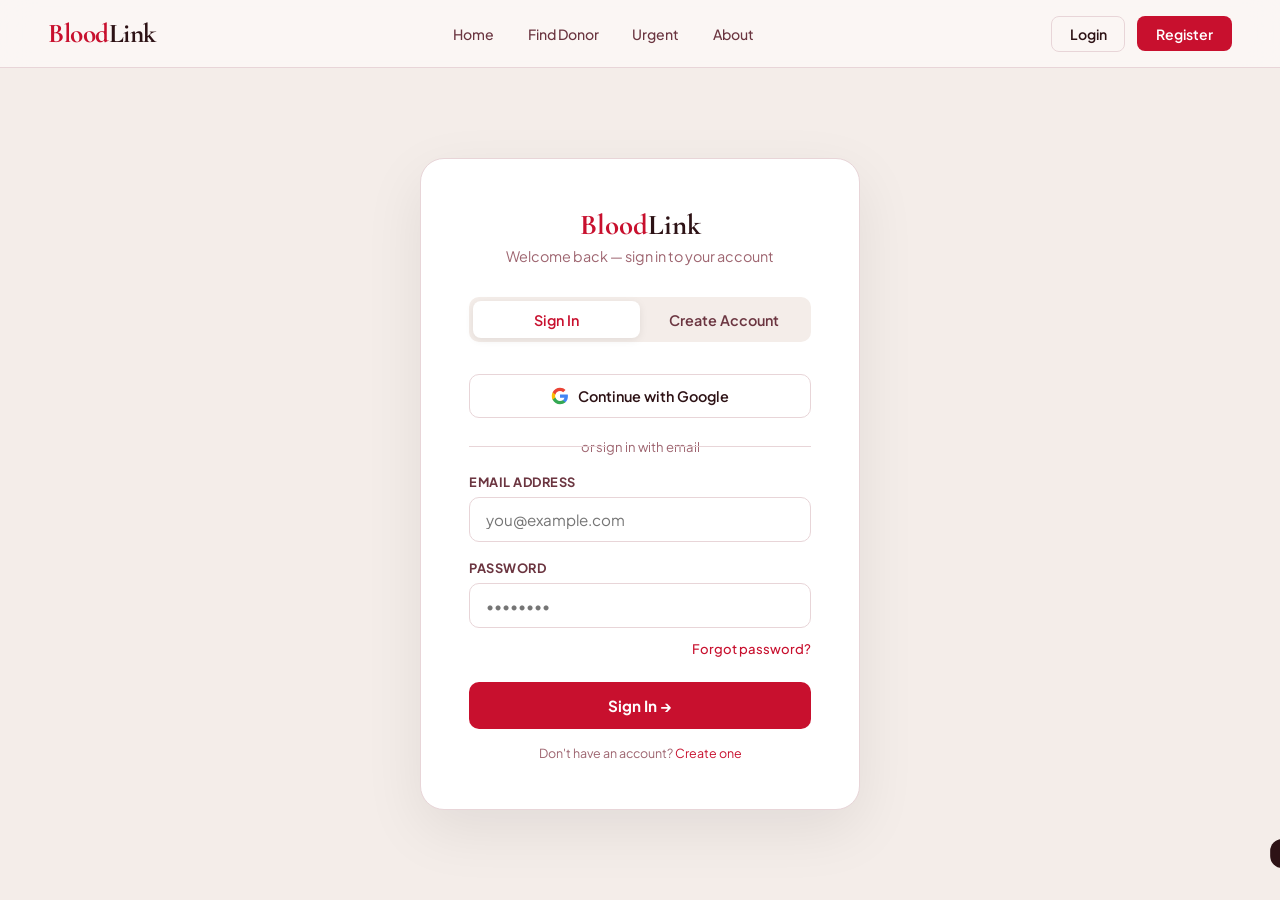
<file: target/bloodlink/login.html>
<!DOCTYPE html>
<html lang="en">
<head>
  <meta charset="UTF-8"/>
  <meta name="viewport" content="width=device-width, initial-scale=1.0"/>
  <title>BloodLink — Login</title>
  <link rel="stylesheet" href="shared.css"/>
  <style>
    body { background: var(--bg2); }
    .auth-wrap {
      min-height: calc(100vh - 68px);
      display: flex; align-items: center; justify-content: center;
      padding: 3rem 1.5rem;
    }
    .auth-card {
      background: var(--white);
      border: 1px solid var(--border);
      border-radius: 24px; padding: 3rem;
      width: 100%; max-width: 440px;
      box-shadow: 0 20px 60px rgba(0,0,0,0.08);
      animation: fadeUp 0.5s ease;
    }
    .auth-logo {
      font-family: 'Cormorant Garamond', serif;
      font-size: 1.8rem; font-weight: 700;
      color: var(--red); text-align: center;
      margin-bottom: 0.3rem;
    }
    .auth-logo span { color: var(--text); }
    .auth-sub { text-align: center; color: var(--text-light); font-size: 0.9rem; margin-bottom: 2rem; }
    .tab-row {
      display: flex; background: var(--bg2);
      border-radius: 10px; padding: 4px; margin-bottom: 2rem;
    }
    .tab {
      flex: 1; text-align: center; padding: 0.6rem;
      border-radius: 8px; font-size: 0.9rem; font-weight: 600;
      cursor: pointer; transition: all 0.2s; color: var(--text-mid);
      border: none; background: none; font-family: 'Plus Jakarta Sans', sans-serif;
    }
    .tab.active { background: var(--white); color: var(--red); box-shadow: 0 2px 8px rgba(0,0,0,0.08); }
    .form-panel { display: none; }
    .form-panel.active { display: block; animation: fadeUp 0.3s ease; }
    .divider {
      text-align: center; position: relative;
      color: var(--text-light); font-size: 0.82rem;
      margin: 1.2rem 0;
    }
    .divider::before, .divider::after {
      content: ''; position: absolute; top: 50%;
      width: 40%; height: 1px; background: var(--border);
    }
    .divider::before { left: 0; }
    .divider::after { right: 0; }
    .social-btn {
      width: 100%; border: 1.5px solid var(--border);
      background: var(--white); color: var(--text);
      padding: 0.75rem; border-radius: 10px;
      font-size: 0.9rem; font-weight: 600;
      font-family: 'Plus Jakarta Sans', sans-serif;
      cursor: pointer; display: flex; align-items: center;
      justify-content: center; gap: 0.6rem;
      transition: all 0.2s; margin-bottom: 0.7rem;
    }
    .social-btn:hover { border-color: var(--red); color: var(--red); }
    .submit-full {
      width: 100%; background: var(--red);
      color: var(--white); border: none;
      padding: 0.85rem; border-radius: 10px;
      font-size: 0.95rem; font-weight: 700;
      font-family: 'Plus Jakarta Sans', sans-serif;
      cursor: pointer; transition: all 0.25s; margin-top: 0.5rem;
    }
    .submit-full:hover { background: #A50D26; box-shadow: 0 6px 20px rgba(200,16,46,0.3); }
    .forgot { text-align: right; margin-top: -0.5rem; margin-bottom: 1rem; }
    .forgot a { font-size: 0.82rem; color: var(--red); text-decoration: none; font-weight: 500; }
    .terms { font-size: 0.78rem; color: var(--text-light); text-align: center; margin-top: 1rem; }
    .terms a { color: var(--red); text-decoration: none; }
    .role-selector { display: flex; gap: 0.7rem; margin-bottom: 1rem; }
    .role-btn {
      flex: 1; border: 1.5px solid var(--border);
      background: var(--white); border-radius: 10px;
      padding: 0.8rem; text-align: center; cursor: pointer;
      transition: all 0.2s; font-family: 'Plus Jakarta Sans', sans-serif;
    }
    .role-btn:hover, .role-btn.selected {
      border-color: var(--red); background: var(--red-light); color: var(--red);
    }
    .role-btn .role-icon { font-size: 1.5rem; display: block; margin-bottom: 0.3rem; }
    .role-btn span { font-size: 0.82rem; font-weight: 600; }
    .form-row2 { display: grid; grid-template-columns: 1fr 1fr; gap: 0.8rem; }
  </style>
</head>
<body>

<nav class="navbar">
  <a href="index.html" class="nav-logo">Blood<span>Link</span></a>
  <ul class="nav-links">
    <li><a href="index.html">Home</a></li>
    <li><a href="find-donor.html">Find Donor</a></li>
    <li><a href="urgent.html">Urgent</a></li>
    <li><a href="about.html">About</a></li>
  </ul>
  <div class="nav-actions">
    <a href="login.html" class="btn-ghost">Login</a>
    <a href="register.html" class="btn-red">Register</a>
  </div>
</nav>

<div class="auth-wrap">
  <div class="auth-card">
    <div class="auth-logo">Blood<span>Link</span></div>
    <div class="auth-sub">Welcome back — sign in to your account</div>

    <div class="tab-row">
      <button class="tab active" onclick="switchTab('login')">Sign In</button>
      <button class="tab" onclick="switchTab('signup')">Create Account</button>
    </div>

    <!-- LOGIN FORM -->
    <div class="form-panel active" id="loginPanel">
      <button class="social-btn">
        <svg width="18" height="18" viewBox="0 0 24 24"><path fill="#4285F4" d="M22.56 12.25c0-.78-.07-1.53-.2-2.25H12v4.26h5.92c-.26 1.37-1.04 2.53-2.21 3.31v2.77h3.57c2.08-1.92 3.28-4.74 3.28-8.09z"/><path fill="#34A853" d="M12 23c2.97 0 5.46-.98 7.28-2.66l-3.57-2.77c-.98.66-2.23 1.06-3.71 1.06-2.86 0-5.29-1.93-6.16-4.53H2.18v2.84C3.99 20.53 7.7 23 12 23z"/><path fill="#FBBC05" d="M5.84 14.09c-.22-.66-.35-1.36-.35-2.09s.13-1.43.35-2.09V7.07H2.18C1.43 8.55 1 10.22 1 12s.43 3.45 1.18 4.93l2.85-2.22.81-.62z"/><path fill="#EA4335" d="M12 5.38c1.62 0 3.06.56 4.21 1.64l3.15-3.15C17.45 2.09 14.97 1 12 1 7.7 1 3.99 3.47 2.18 7.07l3.66 2.84c.87-2.6 3.3-4.53 6.16-4.53z"/></svg>
        Continue with Google
      </button>

      <div class="divider">or sign in with email</div>

      <div class="form-group">
        <label class="form-label">Email Address</label>
        <input type="email" class="form-input" id="loginEmail" placeholder="you@example.com"/>
      </div>
      <div class="form-group">
        <label class="form-label">Password</label>
        <input type="password" class="form-input" id="loginPass" placeholder="••••••••"/>
      </div>
      <div class="forgot"><a href="#">Forgot password?</a></div>
      <button class="submit-full" onclick="doLogin()">Sign In →</button>
      <p class="terms">Don't have an account? <a href="#" onclick="switchTab('signup')">Create one</a></p>
    </div>

    <!-- SIGNUP FORM -->
    <div class="form-panel" id="signupPanel">
      <div class="form-group">
        <label class="form-label">I am a...</label>
        <div class="role-selector">
          <div class="role-btn selected" id="role-donor" onclick="selectRole('donor')">
            <span class="role-icon">🩸</span>
            <span>Donor</span>
          </div>
          <div class="role-btn" id="role-seeker" onclick="selectRole('seeker')">
            <span class="role-icon">🏥</span>
            <span>Seeker / Family</span>
          </div>
          <div class="role-btn" id="role-hospital" onclick="selectRole('hospital')">
            <span class="role-icon">🏨</span>
            <span>Hospital</span>
          </div>
        </div>
      </div>
      <div class="form-row2">
        <div class="form-group">
          <label class="form-label">First Name</label>
          <input type="text" class="form-input" placeholder="Raj"/>
        </div>
        <div class="form-group">
          <label class="form-label">Last Name</label>
          <input type="text" class="form-input" placeholder="Sharma"/>
        </div>
      </div>
      <div class="form-group">
        <label class="form-label">Email Address</label>
        <input type="email" class="form-input" placeholder="you@example.com"/>
      </div>
      <div class="form-group">
        <label class="form-label">Phone Number</label>
        <input type="tel" class="form-input" placeholder="+91 98765 43210"/>
      </div>
      <div class="form-group">
        <label class="form-label">Password</label>
        <input type="password" class="form-input" placeholder="Min 8 characters"/>
      </div>
      <button class="submit-full" onclick="doSignup()">Create Account →</button>
      <p class="terms">By registering you agree to our <a href="#">Terms</a> & <a href="#">Privacy Policy</a></p>
    </div>
  </div>
</div>

<div class="toast" id="toast"></div>
<script>
function switchTab(tab) {
  document.querySelectorAll('.tab').forEach((t,i) => {
    t.classList.toggle('active', (tab==='login'&&i===0)||(tab==='signup'&&i===1));
  });
  document.getElementById('loginPanel').classList.toggle('active', tab==='login');
  document.getElementById('signupPanel').classList.toggle('active', tab==='signup');
}

let selectedRole = 'donor';
function selectRole(role) {
  selectedRole = role;
  document.querySelectorAll('.role-btn').forEach(b => b.classList.remove('selected'));
  document.getElementById('role-'+role).classList.add('selected');
}

async function doLogin() {
  const email = document.getElementById('loginEmail').value.trim();
  const password = document.getElementById('loginPass').value;
  if (!email || !password) { showToast('⚠️ Please enter email and password'); return; }
  showToast('⏳ Logging in...');
  try {
    const res = await fetch('/api/auth/login', {
      method: 'POST',
      headers: { 'Content-Type': 'application/json' },
      credentials: 'include',
      body: JSON.stringify({ email, password })
    });
    const data = await res.json();
    if (data.success) {
      localStorage.setItem('user', JSON.stringify(data.user));
      localStorage.setItem('loggedIn', 'true');
      localStorage.removeItem('donor'); // clear stale donor cache
      showToast('✅ Login successful! Redirecting...');
      setTimeout(() => {
        location.href = data.user.role === 'admin' ? 'admin.html' : 'profile.html';
      }, 1000);
    } else {
      showToast('❌ ' + (data.message || 'Invalid email or password'));
    }
  } catch (e) {
    showToast('❌ Connection error. Is Tomcat running?');
  }
}

async function doSignup() {
  const inputs = document.querySelectorAll('#signupPanel .form-input');
  const firstNameVal = inputs[0].value.trim();
  const lastNameVal = inputs[1].value.trim();
  const emailVal = inputs[2].value.trim();
  const phoneVal = inputs[3].value.trim();
  const passVal = inputs[4].value;
  if (!firstNameVal || !emailVal || !passVal) {
    showToast('⚠️ Please fill in all required fields'); return;
  }
  if (passVal.length < 6) { showToast('⚠️ Password must be at least 6 characters'); return; }
  showToast('⏳ Creating account...');
  try {
    const res = await fetch('/api/auth/register', {
      method: 'POST',
      headers: { 'Content-Type': 'application/json' },
      credentials: 'include',
      body: JSON.stringify({
        firstName: firstNameVal,
        lastName: lastNameVal,
        email: emailVal,
        phone: phoneVal,
        password: passVal,
        role: selectedRole
      })
    });
    const data = await res.json();
    if (data.success) {
      showToast('🎉 Account created! Please log in.');
      setTimeout(() => switchTab('login'), 1500);
    } else {
      showToast('❌ ' + (data.error || data.message || 'Registration failed'));
    }
  } catch (e) {
    showToast('❌ Connection error. Is Tomcat running?');
  }
}

function showToast(msg) {
  const t = document.getElementById('toast');
  t.textContent = msg; t.classList.add('show');
  setTimeout(() => t.classList.remove('show'), 3000);
}
</script>
</body>
</html>
</file>
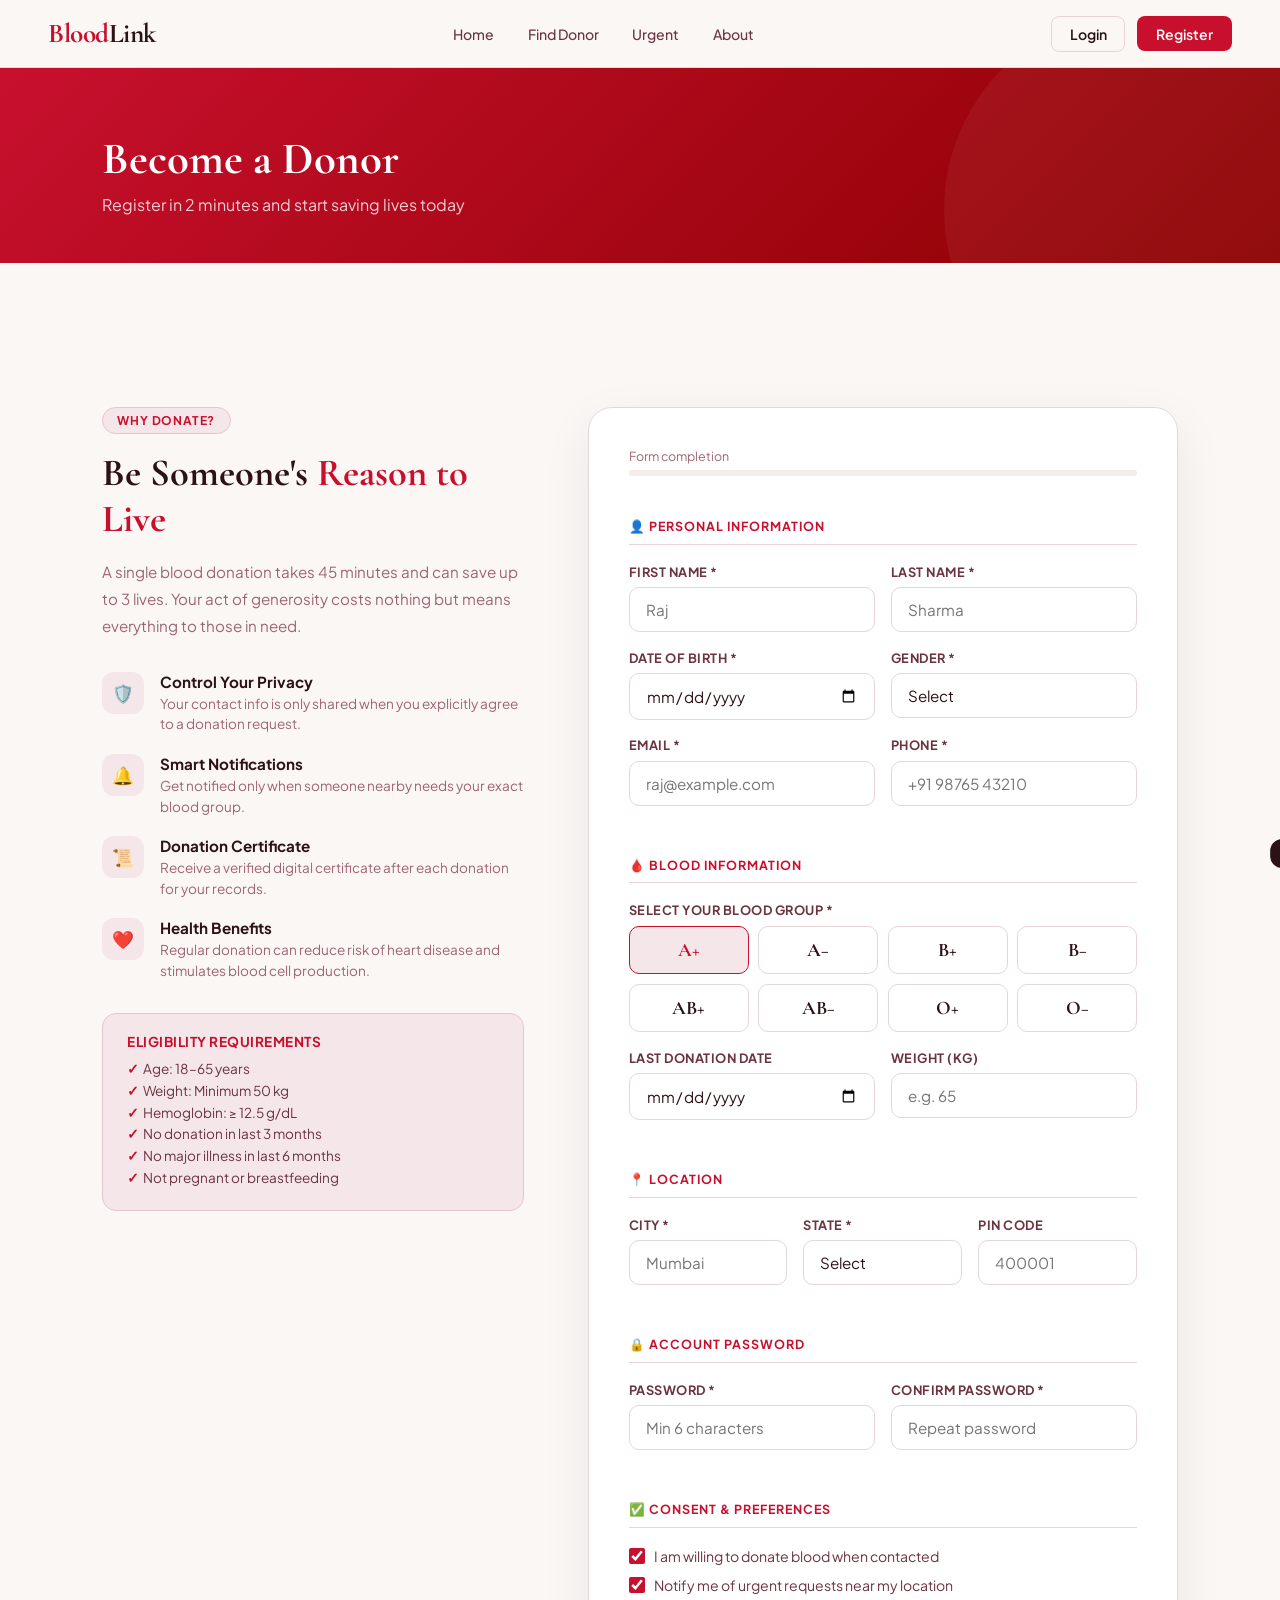
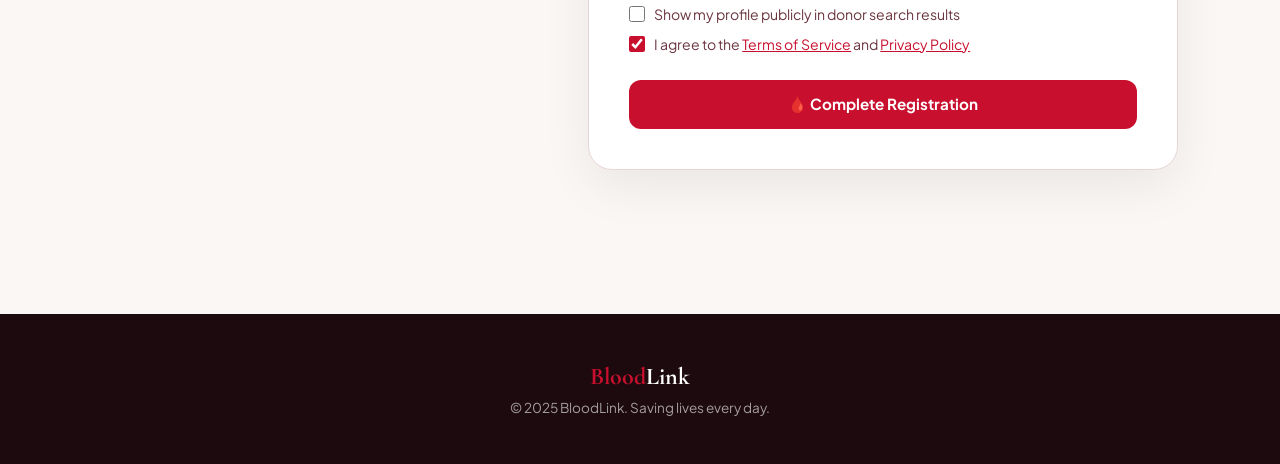
<file: target/bloodlink/register.html>
<!DOCTYPE html>
<html lang="en">
<head>
  <meta charset="UTF-8"/>
  <meta name="viewport" content="width=device-width, initial-scale=1.0"/>
  <title>BloodLink — Register as Donor</title>
  <link rel="stylesheet" href="shared.css"/>
  <style>
    .register-layout {
      display: grid; grid-template-columns: 1fr 1.4fr;
      gap: 4rem; align-items: start;
      padding: 4rem 0;
    }
    .register-side h2 {
      font-family: 'Cormorant Garamond', serif;
      font-size: 2.4rem; font-weight: 700;
      line-height: 1.2; margin-bottom: 1rem;
    }
    .register-side h2 .accent { color: var(--red); }
    .register-side p { color: var(--text-light); line-height: 1.8; margin-bottom: 2rem; font-size: 0.95rem; }
    .benefit-item {
      display: flex; gap: 1rem; align-items: flex-start;
      margin-bottom: 1.2rem;
    }
    .benefit-icon {
      width: 42px; height: 42px; border-radius: 12px;
      background: var(--red-light); display: flex;
      align-items: center; justify-content: center;
      font-size: 1.1rem; flex-shrink: 0;
    }
    .benefit-text h4 { font-size: 0.95rem; font-weight: 700; margin-bottom: 0.2rem; }
    .benefit-text p { font-size: 0.85rem; color: var(--text-light); line-height: 1.5; margin: 0; }

    .eligibility-box {
      background: var(--red-light); border: 1px solid var(--red-mid);
      border-radius: 14px; padding: 1.2rem 1.5rem; margin-top: 2rem;
    }
    .eligibility-box h4 { color: var(--red); font-size: 0.85rem; font-weight: 700; margin-bottom: 0.6rem; text-transform: uppercase; letter-spacing: 0.5px; }
    .eligibility-box ul { list-style: none; }
    .eligibility-box li { font-size: 0.85rem; color: var(--text-mid); margin-bottom: 0.3rem; padding-left: 1rem; position: relative; }
    .eligibility-box li::before { content: '✓'; position: absolute; left: 0; color: var(--red); font-weight: 700; }

    .reg-form-card {
      background: var(--white); border: 1px solid var(--border);
      border-radius: 24px; padding: 2.5rem;
      box-shadow: 0 16px 50px rgba(0,0,0,0.07);
    }
    .form-section-title {
      font-size: 0.78rem; font-weight: 700; text-transform: uppercase;
      letter-spacing: 1px; color: var(--red);
      padding: 0.6rem 0; border-bottom: 1px solid var(--border);
      margin-bottom: 1.2rem; margin-top: 1.5rem;
    }
    .form-section-title:first-of-type { margin-top: 0; }
    .form-2col { display: grid; grid-template-columns: 1fr 1fr; gap: 1rem; }
    .form-3col { display: grid; grid-template-columns: 1fr 1fr 1fr; gap: 1rem; }
    .blood-select-grid {
      display: grid; grid-template-columns: repeat(4,1fr); gap: 0.6rem;
      margin-bottom: 1.1rem;
    }
    .blood-opt {
      border: 1.5px solid var(--border); background: var(--white);
      border-radius: 10px; padding: 0.7rem 0.5rem;
      text-align: center; cursor: pointer; transition: all 0.2s;
      font-family: 'Cormorant Garamond', serif;
      font-size: 1.2rem; font-weight: 700; color: var(--text);
    }
    .blood-opt:hover, .blood-opt.selected {
      border-color: var(--red); background: var(--red-light); color: var(--red);
    }
    .checkbox-row { display: flex; align-items: center; gap: 0.6rem; margin-bottom: 0.7rem; cursor: pointer; }
    .checkbox-row input { width: 16px; height: 16px; accent-color: var(--red); }
    .checkbox-row span { font-size: 0.88rem; color: var(--text-mid); }
    .progress-bar {
      background: var(--bg2); border-radius: 50px; height: 6px;
      margin-bottom: 2rem; overflow: hidden;
    }
    .progress-fill {
      height: 100%; background: var(--red); border-radius: 50px;
      width: 0%; transition: width 0.5s ease;
    }
    .progress-label { font-size: 0.78rem; color: var(--text-light); margin-bottom: 0.4rem; }
    .submit-full {
      width: 100%; background: var(--red); color: var(--white);
      border: none; padding: 0.9rem; border-radius: 12px;
      font-size: 0.95rem; font-weight: 700;
      font-family: 'Plus Jakarta Sans', sans-serif;
      cursor: pointer; transition: all 0.25s; margin-top: 1rem;
    }
    .submit-full:hover { background: #A50D26; box-shadow: 0 6px 20px rgba(200,16,46,0.3); }

    @media(max-width:768px) {
      .register-layout { grid-template-columns: 1fr; gap: 2rem; padding: 2rem 0; }
      .form-2col, .form-3col { grid-template-columns: 1fr; }
      .blood-select-grid { grid-template-columns: repeat(4,1fr); }
    }
  </style>
</head>
<body>

<nav class="navbar">
  <a href="index.html" class="nav-logo">Blood<span>Link</span></a>
  <ul class="nav-links">
    <li><a href="index.html">Home</a></li>
    <li><a href="find-donor.html">Find Donor</a></li>
    <li><a href="urgent.html">Urgent</a></li>
    <li><a href="about.html">About</a></li>
  </ul>
  <div class="nav-actions">
    <a href="login.html" class="btn-ghost">Login</a>
    <a href="register.html" class="btn-red">Register</a>
  </div>
</nav>

<div class="page-header">
  <div class="container">
    <h1>Become a Donor</h1>
    <p>Register in 2 minutes and start saving lives today</p>
  </div>
</div>

<section class="section">
  <div class="container">
    <div class="register-layout">
      <!-- LEFT SIDE INFO -->
      <div class="register-side">
        <div class="chip" style="margin-bottom:1rem;">Why Donate?</div>
        <h2>Be Someone's <span class="accent">Reason to Live</span></h2>
        <p>A single blood donation takes 45 minutes and can save up to 3 lives. Your act of generosity costs nothing but means everything to those in need.</p>

        <div class="benefit-item">
          <div class="benefit-icon">🛡️</div>
          <div class="benefit-text">
            <h4>Control Your Privacy</h4>
            <p>Your contact info is only shared when you explicitly agree to a donation request.</p>
          </div>
        </div>
        <div class="benefit-item">
          <div class="benefit-icon">🔔</div>
          <div class="benefit-text">
            <h4>Smart Notifications</h4>
            <p>Get notified only when someone nearby needs your exact blood group.</p>
          </div>
        </div>
        <div class="benefit-item">
          <div class="benefit-icon">📜</div>
          <div class="benefit-text">
            <h4>Donation Certificate</h4>
            <p>Receive a verified digital certificate after each donation for your records.</p>
          </div>
        </div>
        <div class="benefit-item">
          <div class="benefit-icon">❤️</div>
          <div class="benefit-text">
            <h4>Health Benefits</h4>
            <p>Regular donation can reduce risk of heart disease and stimulates blood cell production.</p>
          </div>
        </div>

        <div class="eligibility-box">
          <h4>Eligibility Requirements</h4>
          <ul>
            <li>Age: 18–65 years</li>
            <li>Weight: Minimum 50 kg</li>
            <li>Hemoglobin: ≥ 12.5 g/dL</li>
            <li>No donation in last 3 months</li>
            <li>No major illness in last 6 months</li>
            <li>Not pregnant or breastfeeding</li>
          </ul>
        </div>
      </div>

      <!-- FORM -->
      <div class="reg-form-card fade-up">
        <div class="progress-label">Form completion</div>
        <div class="progress-bar"><div class="progress-fill" id="progressFill"></div></div>

        <div class="form-section-title">👤 Personal Information</div>
        <div class="form-2col">
          <div class="form-group">
            <label class="form-label">First Name *</label>
            <input type="text" class="form-input" id="firstNameInput" placeholder="Raj" oninput="updateProgress()"/>
          </div>
          <div class="form-group">
            <label class="form-label">Last Name *</label>
            <input type="text" class="form-input" id="lastNameInput" placeholder="Sharma" oninput="updateProgress()"/>
          </div>
        </div>
        <div class="form-2col">
          <div class="form-group">
            <label class="form-label">Date of Birth *</label>
            <input type="date" class="form-input" id="dobInput" oninput="updateProgress()"/>
          </div>
          <div class="form-group">
            <label class="form-label">Gender *</label>
            <select class="form-select" id="genderSelect" onchange="updateProgress()">
              <option value="">Select</option>
              <option value="Male">Male</option>
              <option value="Female">Female</option>
              <option value="Other">Other</option>
            </select>
          </div>
        </div>
        <div class="form-2col">
          <div class="form-group">
            <label class="form-label">Email *</label>
            <input type="email" class="form-input" id="emailInput" placeholder="raj@example.com" oninput="updateProgress()"/>
          </div>
          <div class="form-group">
            <label class="form-label">Phone *</label>
            <input type="tel" class="form-input" id="phoneInput" placeholder="+91 98765 43210" oninput="updateProgress()"/>
          </div>
        </div>

        <div class="form-section-title">🩸 Blood Information</div>
        <label class="form-label">Select Your Blood Group *</label>
        <div class="blood-select-grid">
          <div class="blood-opt selected" onclick="selectBlood(this)">A+</div>
          <div class="blood-opt" onclick="selectBlood(this)">A−</div>
          <div class="blood-opt" onclick="selectBlood(this)">B+</div>
          <div class="blood-opt" onclick="selectBlood(this)">B−</div>
          <div class="blood-opt" onclick="selectBlood(this)">AB+</div>
          <div class="blood-opt" onclick="selectBlood(this)">AB−</div>
          <div class="blood-opt" onclick="selectBlood(this)">O+</div>
          <div class="blood-opt" onclick="selectBlood(this)">O−</div>
        </div>
        <div class="form-2col">
          <div class="form-group">
            <label class="form-label">Last Donation Date</label>
            <input type="date" class="form-input"/>
          </div>
          <div class="form-group">
            <label class="form-label">Weight (kg)</label>
            <input type="number" class="form-input" id="weightInput" placeholder="e.g. 65" oninput="updateProgress()"/>
          </div>
        </div>

        <div class="form-section-title">📍 Location</div>
        <div class="form-3col">
          <div class="form-group">
            <label class="form-label">City *</label>
            <input type="text" class="form-input" id="cityInput" placeholder="Mumbai" oninput="updateProgress()"/>
          </div>
          <div class="form-group">
            <label class="form-label">State *</label>
            <select class="form-select" id="stateSelect" onchange="updateProgress()">
              <option value="">Select</option>
              <option value="Maharashtra">Maharashtra</option>
              <option value="Delhi">Delhi</option>
              <option value="Karnataka">Karnataka</option>
              <option value="Tamil Nadu">Tamil Nadu</option>
              <option value="Gujarat">Gujarat</option>
              <option value="Rajasthan">Rajasthan</option>
            </select>
          </div>
          <div class="form-group">
            <label class="form-label">PIN Code</label>
            <input type="text" class="form-input" placeholder="400001"/>
          </div>
        </div>

        <div class="form-section-title">🔒 Account Password</div>
        <div class="form-2col">
          <div class="form-group">
            <label class="form-label">Password *</label>
            <input type="password" class="form-input" id="regPassword" placeholder="Min 6 characters" oninput="updateProgress()"/>
          </div>
          <div class="form-group">
            <label class="form-label">Confirm Password *</label>
            <input type="password" class="form-input" id="regPassword2" placeholder="Repeat password"/>
          </div>
        </div>

        <div class="form-section-title">✅ Consent & Preferences</div>
        <label class="checkbox-row">
          <input type="checkbox" checked/>
          <span>I am willing to donate blood when contacted</span>
        </label>
        <label class="checkbox-row">
          <input type="checkbox" checked/>
          <span>Notify me of urgent requests near my location</span>
        </label>
        <label class="checkbox-row">
          <input type="checkbox"/>
          <span>Show my profile publicly in donor search results</span>
        </label>
        <label class="checkbox-row">
          <input type="checkbox" checked/>
          <span>I agree to the <a href="#" style="color:var(--red)">Terms of Service</a> and <a href="#" style="color:var(--red)">Privacy Policy</a></span>
        </label>

        <button class="submit-full" onclick="submitRegister()">🩸 Complete Registration</button>
      </div>
    </div>
  </div>
</section>

<footer class="footer">
  <div class="footer-logo">Blood<span>Link</span></div>
  <p style="margin-top:0.5rem;">© 2025 BloodLink. Saving lives every day.</p>
</footer>

<div class="toast" id="toast"></div>
<script>
let bloodSelected = 'A+';
function selectBlood(el) {
  document.querySelectorAll('.blood-opt').forEach(b => b.classList.remove('selected'));
  el.classList.add('selected');
  bloodSelected = el.textContent;
  updateProgress();
}
function updateProgress() {
  const inputs = document.querySelectorAll('.form-input, .form-select');
  let filled = 0;
  inputs.forEach(i => { if (i.value.trim()) filled++; });
  const pct = Math.min(100, Math.round((filled / inputs.length) * 100));
  document.getElementById('progressFill').style.width = pct + '%';
}
async function submitRegister() {
  const firstName = document.getElementById('firstNameInput').value.trim();
  const lastName  = document.getElementById('lastNameInput').value.trim();
  const dob       = document.getElementById('dobInput').value;
  const gender    = document.getElementById('genderSelect').value || 'Male';
  const email     = document.getElementById('emailInput').value.trim();
  const phone     = document.getElementById('phoneInput').value.trim();
  const weight    = document.getElementById('weightInput').value;
  const city      = document.getElementById('cityInput').value.trim();
  const state     = document.getElementById('stateSelect').value || 'Maharashtra';
  const password  = document.getElementById('regPassword').value;
  const password2 = document.getElementById('regPassword2').value;

  if (!firstName || !email || !password) {
    showToast('⚠️ First Name, Email and Password are required'); return;
  }
  if (password.length < 6) { showToast('⚠️ Password must be at least 6 characters'); return; }
  if (password !== password2) { showToast('⚠️ Passwords do not match'); return; }
  if (!city) { showToast('⚠️ Please enter your city'); return; }

  let age = 0;
  if (dob) {
    const today = new Date(), birth = new Date(dob);
    age = today.getFullYear() - birth.getFullYear();
  }

  showToast('⏳ Registering...');
  try {
    const res = await fetch('/api/auth/register', {
      method: 'POST',
      headers: { 'Content-Type': 'application/json' },
      credentials: 'include',
      body: JSON.stringify({
        firstName, lastName, email, phone, password,
        role: 'donor', bloodGroup: bloodSelected,
        city, state, gender, age,
        weight: parseFloat(weight) || 0
      })
    });
    const data = await res.json();
    if (data.success) {
      showToast('🎉 Registration successful! Please log in.');
      setTimeout(() => location.href = 'login.html', 1500);
    } else {
      showToast('❌ ' + (data.error || data.message || 'Registration failed'));
    }
  } catch (e) {
    showToast('❌ Connection error. Is Tomcat running?');
  }
}
function showToast(msg) {
  const t = document.getElementById('toast');
  t.textContent = msg; t.classList.add('show');
  setTimeout(() => t.classList.remove('show'), 3000);
}
updateProgress();
</script>
</body>
</html>
</file>
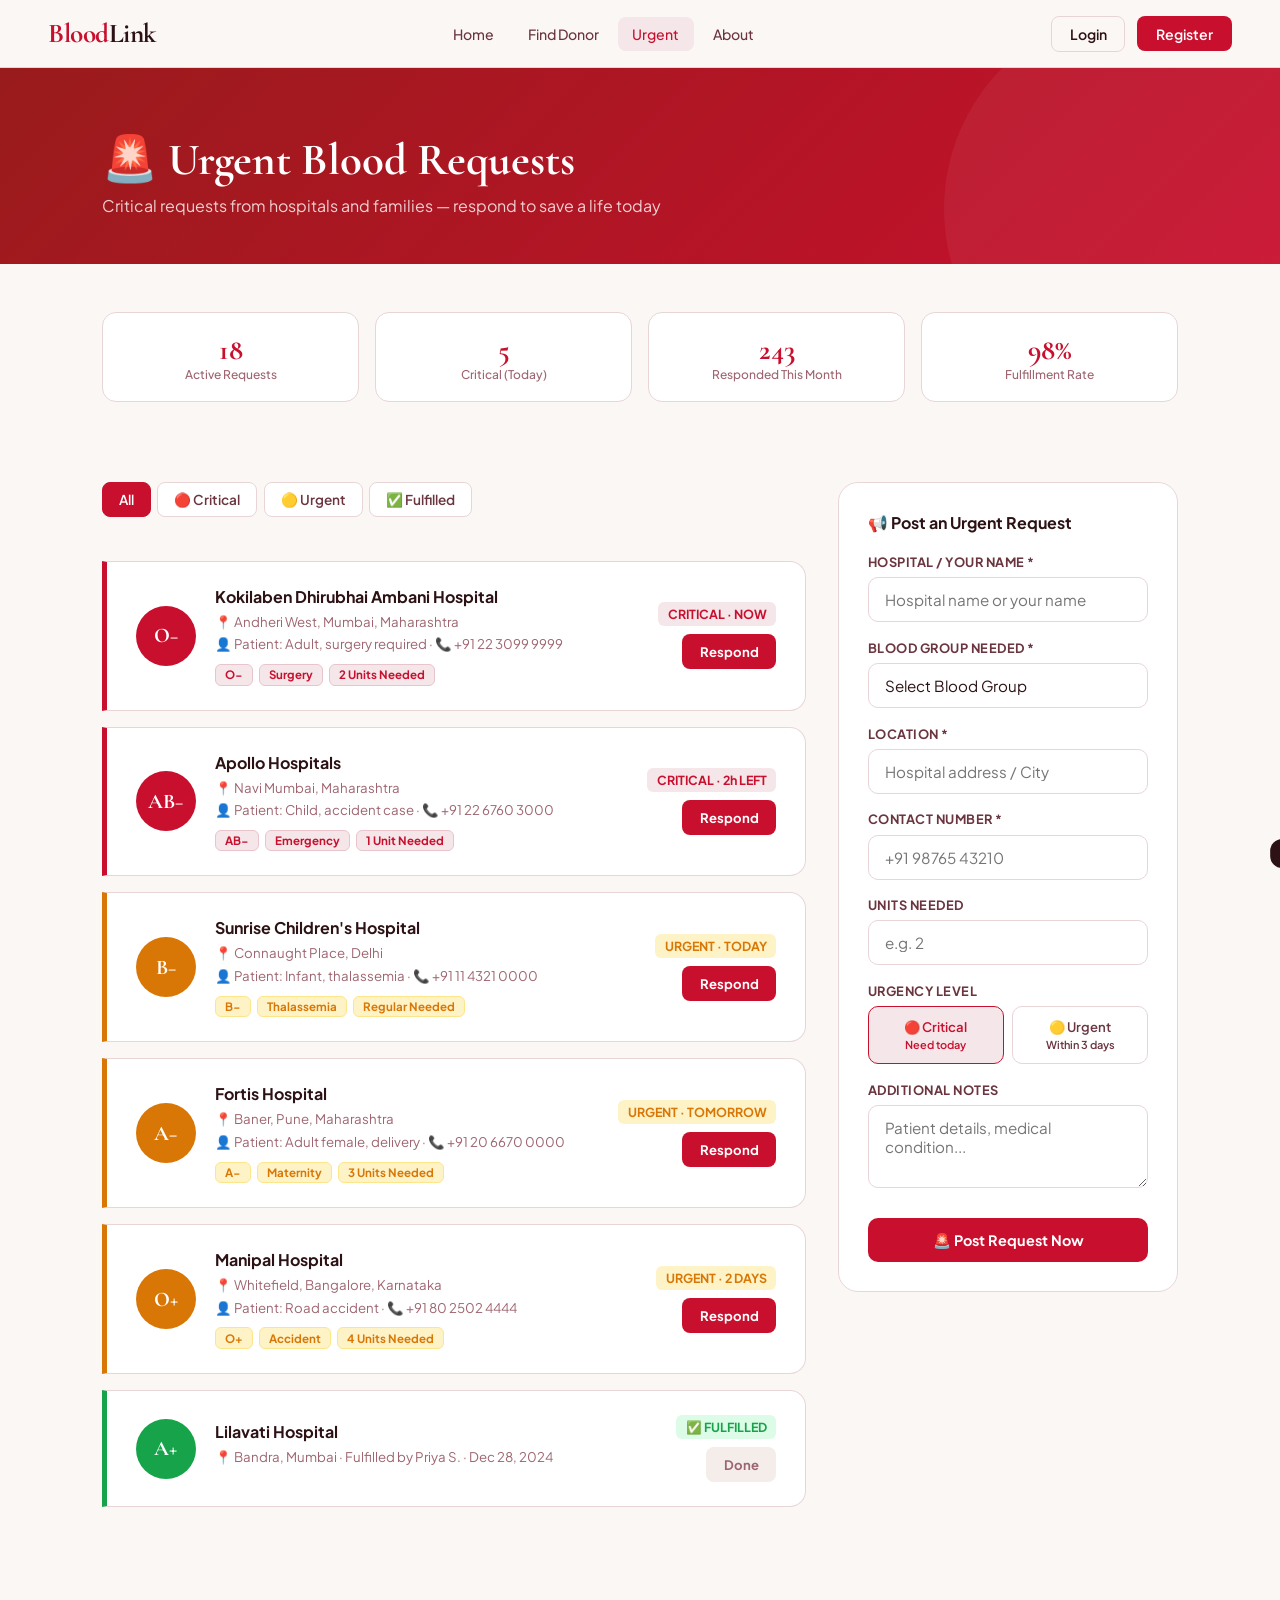
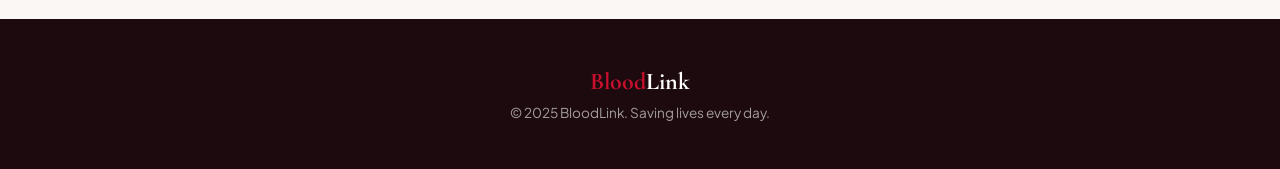
<file: target/bloodlink/urgent.html>
<!DOCTYPE html>
<html lang="en">
<head>
  <meta charset="UTF-8"/>
  <meta name="viewport" content="width=device-width, initial-scale=1.0"/>
  <title>BloodLink — Urgent Requests</title>
  <link rel="stylesheet" href="shared.css"/>
  <style>
    .urgent-grid { display: grid; grid-template-columns: 1fr 340px; gap: 2rem; padding: 3rem 0; }

    .post-btn {
      background: var(--red); color: var(--white); border: none;
      padding: 0.7rem 1.4rem; border-radius: 10px; font-size: 0.9rem; font-weight: 700;
      cursor: pointer; font-family: 'Plus Jakarta Sans', sans-serif; transition: all 0.2s;
      display: flex; align-items: center; gap: 0.5rem;
    }
    .post-btn:hover { background: #A50D26; box-shadow: 0 4px 16px rgba(200,16,46,0.3); }

    .filter-tabs { display: flex; gap: 0.4rem; margin-bottom: 1.5rem; flex-wrap: wrap; }
    .ftab {
      padding: 0.5rem 1rem; border-radius: 8px; font-size: 0.85rem; font-weight: 600;
      cursor: pointer; transition: all 0.2s; border: 1.5px solid var(--border);
      background: var(--white); color: var(--text-mid);
      font-family: 'Plus Jakarta Sans', sans-serif;
    }
    .ftab.active { background: var(--red); color: var(--white); border-color: var(--red); }

    .urgent-card {
      background: var(--white); border: 1px solid var(--border);
      border-left: 5px solid var(--red);
      border-radius: 0 16px 16px 0; padding: 1.5rem 1.8rem;
      margin-bottom: 1rem; display: grid;
      grid-template-columns: auto 1fr auto; gap: 1.2rem;
      align-items: center; transition: all 0.25s;
      animation: fadeUp 0.4s ease both;
    }
    .urgent-card:hover { box-shadow: 0 6px 24px var(--shadow); transform: translateX(4px); }
    .urgent-card.yellow { border-left-color: var(--warning); }
    .urgent-card.green { border-left-color: var(--success); opacity: 0.7; }
    .uc-blood {
      width: 60px; height: 60px; border-radius: 50%;
      background: var(--red); color: var(--white);
      display: flex; align-items: center; justify-content: center;
      font-family: 'Cormorant Garamond', serif; font-size: 1.3rem; font-weight: 700;
    }
    .uc-blood.yellow { background: var(--warning); }
    .uc-blood.green { background: var(--success); }
    .uc-hospital { font-size: 1rem; font-weight: 700; margin-bottom: 0.25rem; }
    .uc-meta { font-size: 0.83rem; color: var(--text-light); line-height: 1.7; }
    .uc-tags { display: flex; gap: 0.4rem; flex-wrap: wrap; margin-top: 0.5rem; }
    .uc-tag {
      background: var(--red-light); color: var(--red);
      border: 1px solid var(--red-mid); border-radius: 6px;
      padding: 0.15rem 0.55rem; font-size: 0.72rem; font-weight: 700;
    }
    .uc-tag.yellow { background: #FEF3C7; color: var(--warning); border-color: #FDE68A; }
    .uc-right { display: flex; flex-direction: column; gap: 0.5rem; align-items: flex-end; }
    .time-badge {
      font-size: 0.78rem; font-weight: 700; color: var(--red);
      background: var(--red-light); border-radius: 6px; padding: 0.25rem 0.6rem;
      animation: blink 1.5s infinite;
    }
    @keyframes blink { 0%,100%{opacity:1} 50%{opacity:0.4} }
    .time-badge.yellow { color: var(--warning); background: #FEF3C7; animation: none; }
    .time-badge.green { color: var(--success); background: #DCFCE7; animation: none; }
    .respond-btn {
      background: var(--red); color: var(--white); border: none;
      padding: 0.55rem 1.1rem; border-radius: 8px; font-size: 0.82rem; font-weight: 700;
      cursor: pointer; font-family: 'Plus Jakarta Sans', sans-serif; transition: all 0.2s;
    }
    .respond-btn:hover { background: #A50D26; }
    .respond-btn.done { background: var(--bg2); color: var(--text-light); cursor: default; }

    /* POST FORM */
    .post-form-card {
      background: var(--white); border: 1px solid var(--border);
      border-radius: 20px; padding: 1.8rem;
      position: sticky; top: 88px; height: fit-content;
    }
    .post-form-card h3 { font-size: 1rem; font-weight: 700; margin-bottom: 1.3rem; }
    .submit-btn {
      width: 100%; background: var(--red); color: var(--white);
      border: none; padding: 0.8rem; border-radius: 10px;
      font-size: 0.9rem; font-weight: 700; cursor: pointer;
      font-family: 'Plus Jakarta Sans', sans-serif; transition: all 0.2s; margin-top: 0.5rem;
    }
    .submit-btn:hover { background: #A50D26; }
    .urgency-select { display: grid; grid-template-columns: 1fr 1fr; gap: 0.5rem; margin-bottom: 1.1rem; }
    .urg-opt {
      border: 1.5px solid var(--border); border-radius: 10px;
      padding: 0.7rem; text-align: center; cursor: pointer; transition: all 0.2s;
      font-size: 0.82rem; font-weight: 600; color: var(--text-mid);
    }
    .urg-opt.selected { border-color: var(--red); background: var(--red-light); color: var(--red); }

    /* STATS BAR */
    .stats-bar {
      display: grid; grid-template-columns: repeat(4,1fr);
      gap: 1rem; margin-bottom: 2rem;
    }
    .sbar {
      background: var(--white); border: 1px solid var(--border);
      border-radius: 14px; padding: 1.2rem; text-align: center;
    }
    .sbar-num { font-family: 'Cormorant Garamond', serif; font-size: 1.8rem; font-weight: 700; color: var(--red); }
    .sbar-label { font-size: 0.75rem; color: var(--text-light); font-weight: 500; }

    @media(max-width:768px) {
      .urgent-grid { grid-template-columns: 1fr; }
      .post-form-card { position: static; }
      .urgent-card { grid-template-columns: auto 1fr; }
      .uc-right { grid-column: 1/-1; flex-direction: row; align-items: center; }
      .stats-bar { grid-template-columns: 1fr 1fr; }
    }
  </style>
</head>
<body>

<nav class="navbar">
  <a href="index.html" class="nav-logo">Blood<span>Link</span></a>
  <ul class="nav-links">
    <li><a href="index.html">Home</a></li>
    <li><a href="find-donor.html">Find Donor</a></li>
    <li><a href="urgent.html" class="active">Urgent</a></li>
    <li><a href="about.html">About</a></li>
  </ul>
  <div class="nav-actions">
    <a href="login.html" class="btn-ghost">Login</a>
    <a href="register.html" class="btn-red">Register</a>
  </div>
</nav>

<div class="page-header" style="background:linear-gradient(135deg,#991B1B,var(--red))">
  <div class="container">
    <h1>🚨 Urgent Blood Requests</h1>
    <p>Critical requests from hospitals and families — respond to save a life today</p>
  </div>
</div>

<section class="section-sm">
  <div class="container">
    <div class="stats-bar">
      <div class="sbar"><div class="sbar-num">18</div><div class="sbar-label">Active Requests</div></div>
      <div class="sbar"><div class="sbar-num">5</div><div class="sbar-label">Critical (Today)</div></div>
      <div class="sbar"><div class="sbar-num">243</div><div class="sbar-label">Responded This Month</div></div>
      <div class="sbar"><div class="sbar-num">98%</div><div class="sbar-label">Fulfillment Rate</div></div>
    </div>

    <div class="urgent-grid">
      <!-- LEFT: REQUESTS LIST -->
      <div>
        <div style="display:flex;justify-content:space-between;align-items:center;margin-bottom:1.2rem;flex-wrap:wrap;gap:1rem">
          <div class="filter-tabs">
            <button class="ftab active" onclick="filterReqs('all',this)">All</button>
            <button class="ftab" onclick="filterReqs('critical',this)">🔴 Critical</button>
            <button class="ftab" onclick="filterReqs('urgent',this)">🟡 Urgent</button>
            <button class="ftab" onclick="filterReqs('fulfilled',this)">✅ Fulfilled</button>
          </div>
        </div>

        <div id="reqList">
          <div class="urgent-card" data-type="critical" style="animation-delay:0s">
            <div class="uc-blood">O−</div>
            <div>
              <div class="uc-hospital">Kokilaben Dhirubhai Ambani Hospital</div>
              <div class="uc-meta">📍 Andheri West, Mumbai, Maharashtra<br>👤 Patient: Adult, surgery required · 📞 +91 22 3099 9999</div>
              <div class="uc-tags"><span class="uc-tag">O−</span><span class="uc-tag">Surgery</span><span class="uc-tag">2 Units Needed</span></div>
            </div>
            <div class="uc-right">
              <span class="time-badge">CRITICAL · NOW</span>
              <button class="respond-btn" onclick="respond(this)">Respond</button>
            </div>
          </div>

          <div class="urgent-card" data-type="critical" style="animation-delay:0.08s">
            <div class="uc-blood">AB−</div>
            <div>
              <div class="uc-hospital">Apollo Hospitals</div>
              <div class="uc-meta">📍 Navi Mumbai, Maharashtra<br>👤 Patient: Child, accident case · 📞 +91 22 6760 3000</div>
              <div class="uc-tags"><span class="uc-tag">AB−</span><span class="uc-tag">Emergency</span><span class="uc-tag">1 Unit Needed</span></div>
            </div>
            <div class="uc-right">
              <span class="time-badge">CRITICAL · 2h LEFT</span>
              <button class="respond-btn" onclick="respond(this)">Respond</button>
            </div>
          </div>

          <div class="urgent-card yellow" data-type="urgent" style="animation-delay:0.16s">
            <div class="uc-blood yellow">B−</div>
            <div>
              <div class="uc-hospital">Sunrise Children's Hospital</div>
              <div class="uc-meta">📍 Connaught Place, Delhi<br>👤 Patient: Infant, thalassemia · 📞 +91 11 4321 0000</div>
              <div class="uc-tags"><span class="uc-tag yellow">B−</span><span class="uc-tag yellow">Thalassemia</span><span class="uc-tag yellow">Regular Needed</span></div>
            </div>
            <div class="uc-right">
              <span class="time-badge yellow">URGENT · TODAY</span>
              <button class="respond-btn" onclick="respond(this)">Respond</button>
            </div>
          </div>

          <div class="urgent-card yellow" data-type="urgent" style="animation-delay:0.24s">
            <div class="uc-blood yellow">A−</div>
            <div>
              <div class="uc-hospital">Fortis Hospital</div>
              <div class="uc-meta">📍 Baner, Pune, Maharashtra<br>👤 Patient: Adult female, delivery · 📞 +91 20 6670 0000</div>
              <div class="uc-tags"><span class="uc-tag yellow">A−</span><span class="uc-tag yellow">Maternity</span><span class="uc-tag yellow">3 Units Needed</span></div>
            </div>
            <div class="uc-right">
              <span class="time-badge yellow">URGENT · TOMORROW</span>
              <button class="respond-btn" onclick="respond(this)">Respond</button>
            </div>
          </div>

          <div class="urgent-card yellow" data-type="urgent" style="animation-delay:0.32s">
            <div class="uc-blood yellow">O+</div>
            <div>
              <div class="uc-hospital">Manipal Hospital</div>
              <div class="uc-meta">📍 Whitefield, Bangalore, Karnataka<br>👤 Patient: Road accident · 📞 +91 80 2502 4444</div>
              <div class="uc-tags"><span class="uc-tag yellow">O+</span><span class="uc-tag yellow">Accident</span><span class="uc-tag yellow">4 Units Needed</span></div>
            </div>
            <div class="uc-right">
              <span class="time-badge yellow">URGENT · 2 DAYS</span>
              <button class="respond-btn" onclick="respond(this)">Respond</button>
            </div>
          </div>

          <div class="urgent-card green" data-type="fulfilled" style="animation-delay:0.4s">
            <div class="uc-blood green">A+</div>
            <div>
              <div class="uc-hospital">Lilavati Hospital</div>
              <div class="uc-meta">📍 Bandra, Mumbai · Fulfilled by Priya S. · Dec 28, 2024</div>
              <div class="uc-tags"></div>
            </div>
            <div class="uc-right">
              <span class="time-badge green">✅ FULFILLED</span>
              <button class="respond-btn done" disabled>Done</button>
            </div>
          </div>
        </div>
      </div>

      <!-- RIGHT: POST FORM -->
      <div>
        <div class="post-form-card">
          <h3>📢 Post an Urgent Request</h3>
          <div class="form-group">
            <label class="form-label">Hospital / Your Name *</label>
            <input type="text" class="form-input" placeholder="Hospital name or your name"/>
          </div>
          <div class="form-group">
            <label class="form-label">Blood Group Needed *</label>
            <select class="form-select">
              <option value="">Select Blood Group</option>
              <option>A+</option><option>A−</option><option>B+</option><option>B−</option>
              <option>AB+</option><option>AB−</option><option>O+</option><option>O−</option>
            </select>
          </div>
          <div class="form-group">
            <label class="form-label">Location *</label>
            <input type="text" class="form-input" placeholder="Hospital address / City"/>
          </div>
          <div class="form-group">
            <label class="form-label">Contact Number *</label>
            <input type="tel" class="form-input" placeholder="+91 98765 43210"/>
          </div>
          <div class="form-group">
            <label class="form-label">Units Needed</label>
            <input type="number" class="form-input" placeholder="e.g. 2" min="1" max="10"/>
          </div>
          <div class="form-group">
            <label class="form-label">Urgency Level</label>
            <div class="urgency-select">
              <div class="urg-opt selected" onclick="selectUrg(this)">🔴 Critical<br><small>Need today</small></div>
              <div class="urg-opt" onclick="selectUrg(this)">🟡 Urgent<br><small>Within 3 days</small></div>
            </div>
          </div>
          <div class="form-group">
            <label class="form-label">Additional Notes</label>
            <textarea class="form-input" rows="3" style="resize:vertical" placeholder="Patient details, medical condition..."></textarea>
          </div>
          <button class="submit-btn" onclick="postRequest()">🚨 Post Request Now</button>
        </div>
      </div>
    </div>
  </div>
</section>

<footer class="footer">
  <div class="footer-logo">Blood<span>Link</span></div>
  <p style="margin-top:0.5rem;">© 2025 BloodLink. Saving lives every day.</p>
</footer>

<div class="toast" id="toast"></div>
<script>
function filterReqs(type, el) {
  document.querySelectorAll('.ftab').forEach(t => t.classList.remove('active'));
  el.classList.add('active');
  document.querySelectorAll('.urgent-card').forEach(c => {
    if (type === 'all') c.style.display = '';
    else c.style.display = c.dataset.type === type ? '' : 'none';
  });
}
function selectUrg(el) {
  document.querySelectorAll('.urg-opt').forEach(o => o.classList.remove('selected'));
  el.classList.add('selected');
}
function respond(btn) {
  btn.textContent = 'Responded ✓';
  btn.classList.add('done');
  btn.disabled = true;
  showToast('✅ You responded! The hospital will contact you shortly.');
}
function postRequest() {
  showToast('🚨 Request posted! Nearby donors have been notified.');
}
function showToast(msg) {
  const t = document.getElementById('toast');
  t.textContent = msg; t.classList.add('show');
  setTimeout(() => t.classList.remove('show'), 3500);
}
</script>
</body>
</html>
</file>
<file: target/bloodlink/shared.css>
@import url('https://fonts.googleapis.com/css2?family=Cormorant+Garamond:wght@600;700&family=Plus+Jakarta+Sans:wght@300;400;500;600;700&display=swap');

*, *::before, *::after { box-sizing: border-box; margin: 0; padding: 0; }

:root {
  --red: #C8102E;
  --red-light: #F5E6E9;
  --red-mid: #E8C5CC;
  --dark: #1C0A0E;
  --text: #2D1215;
  --text-mid: #6B3540;
  --text-light: #9E6570;
  --bg: #FBF7F5;
  --bg2: #F4EDE9;
  --white: #FFFFFF;
  --border: #E8D5D8;
  --shadow: rgba(200,16,46,0.12);
  --success: #16A34A;
  --warning: #D97706;
}

html { scroll-behavior: smooth; }

body {
  font-family: 'Plus Jakarta Sans', sans-serif;
  background: var(--bg);
  color: var(--text);
  min-height: 100vh;
}

/* ── NAVBAR ── */
.navbar {
  position: sticky; top: 0; z-index: 100;
  background: rgba(251,247,245,0.92);
  backdrop-filter: blur(16px);
  border-bottom: 1px solid var(--border);
  padding: 0 3rem;
  display: flex; align-items: center; justify-content: space-between;
  height: 68px;
}
.nav-logo {
  font-family: 'Cormorant Garamond', serif;
  font-size: 1.7rem; font-weight: 700;
  color: var(--red); text-decoration: none;
  letter-spacing: -0.5px;
}
.nav-logo span { color: var(--text); }
.nav-links { display: flex; gap: 0.3rem; list-style: none; }
.nav-links a {
  color: var(--text-mid); text-decoration: none;
  font-size: 0.88rem; font-weight: 500;
  padding: 0.5rem 0.9rem; border-radius: 8px;
  transition: all 0.2s;
}
.nav-links a:hover, .nav-links a.active {
  color: var(--red); background: var(--red-light);
}
.nav-actions { display: flex; gap: 0.7rem; align-items: center; }
.btn-ghost {
  background: none; border: 1.5px solid var(--border);
  color: var(--text); padding: 0.5rem 1.1rem;
  border-radius: 8px; font-size: 0.88rem; font-weight: 600;
  font-family: 'Plus Jakarta Sans', sans-serif;
  cursor: pointer; text-decoration: none;
  transition: all 0.2s; display: inline-block;
}
.btn-ghost:hover { border-color: var(--red); color: var(--red); }
.btn-red {
  background: var(--red); color: var(--white);
  border: none; padding: 0.55rem 1.2rem;
  border-radius: 8px; font-size: 0.88rem; font-weight: 600;
  font-family: 'Plus Jakarta Sans', sans-serif;
  cursor: pointer; text-decoration: none;
  transition: all 0.2s; display: inline-block;
}
.btn-red:hover { background: #A50D26; box-shadow: 0 4px 16px var(--shadow); }

/* ── COMMON UTILITIES ── */
.container { max-width: 1140px; margin: 0 auto; padding: 0 2rem; }
.section { padding: 5rem 0; }
.section-sm { padding: 3rem 0; }

.chip {
  display: inline-flex; align-items: center; gap: 0.4rem;
  background: var(--red-light); color: var(--red);
  border: 1px solid var(--red-mid);
  padding: 0.3rem 0.9rem; border-radius: 50px;
  font-size: 0.75rem; font-weight: 700;
  text-transform: uppercase; letter-spacing: 0.8px;
}

.tag-available {
  display: inline-flex; align-items: center; gap: 0.35rem;
  background: #DCFCE7; color: var(--success);
  border: 1px solid #BBF7D0;
  padding: 0.25rem 0.7rem; border-radius: 50px;
  font-size: 0.75rem; font-weight: 600;
}
.tag-unavailable {
  display: inline-flex; align-items: center; gap: 0.35rem;
  background: #FEF3C7; color: var(--warning);
  border: 1px solid #FDE68A;
  padding: 0.25rem 0.7rem; border-radius: 50px;
  font-size: 0.75rem; font-weight: 600;
}

.blood-pill {
  display: inline-flex; align-items: center; justify-content: center;
  background: var(--red); color: var(--white);
  font-family: 'Cormorant Garamond', serif;
  font-size: 1rem; font-weight: 700;
  width: 48px; height: 48px; border-radius: 50%;
}

/* ── FORM ELEMENTS ── */
.form-label {
  display: block; font-size: 0.8rem; font-weight: 700;
  color: var(--text-mid); text-transform: uppercase;
  letter-spacing: 0.5px; margin-bottom: 0.45rem;
}
.form-input, .form-select {
  width: 100%;
  background: var(--white);
  border: 1.5px solid var(--border);
  color: var(--text); padding: 0.75rem 1rem;
  border-radius: 10px; font-size: 0.95rem;
  font-family: 'Plus Jakarta Sans', sans-serif;
  outline: none; transition: border-color 0.2s, box-shadow 0.2s;
  appearance: none;
}
.form-input:focus, .form-select:focus {
  border-color: var(--red);
  box-shadow: 0 0 0 3px rgba(200,16,46,0.1);
}
.form-group { margin-bottom: 1.1rem; }

/* ── CARDS ── */
.card {
  background: var(--white);
  border: 1px solid var(--border);
  border-radius: 16px; padding: 1.8rem;
  transition: all 0.25s;
}
.card:hover {
  box-shadow: 0 8px 30px var(--shadow);
  border-color: var(--red-mid);
  transform: translateY(-2px);
}

/* ── FOOTER ── */
.footer {
  background: var(--dark); color: rgba(255,255,255,0.6);
  padding: 3rem; text-align: center;
  font-size: 0.85rem;
}
.footer-logo {
  font-family: 'Cormorant Garamond', serif;
  font-size: 1.5rem; font-weight: 700;
  color: var(--red); margin-bottom: 0.5rem;
}
.footer-logo span { color: var(--white); }

/* ── TOAST ── */
.toast {
  position: fixed; bottom: 2rem; right: 2rem;
  background: var(--text); color: var(--white);
  border-radius: 12px; padding: 0.9rem 1.4rem;
  font-size: 0.9rem; font-weight: 500;
  z-index: 9999; transform: translateX(150%);
  transition: transform 0.4s ease;
  max-width: 320px;
}
.toast.show { transform: translateX(0); }

/* ── PAGE HEADER ── */
.page-header {
  background: linear-gradient(135deg, var(--red) 0%, #8B0000 100%);
  color: var(--white); padding: 4rem 0 3rem;
  position: relative; overflow: hidden;
}
.page-header::after {
  content: '';
  position: absolute; right: -5%; top: -30%;
  width: 400px; height: 400px;
  background: rgba(255,255,255,0.05);
  border-radius: 50%;
}
.page-header h1 {
  font-family: 'Cormorant Garamond', serif;
  font-size: 2.8rem; font-weight: 700;
  margin-bottom: 0.5rem;
}
.page-header p { opacity: 0.8; font-size: 1rem; }

/* ── RESPONSIVE ── */
@media(max-width: 768px) {
  .navbar { padding: 0 1.2rem; }
  .nav-links { display: none; }
  .container { padding: 0 1.2rem; }
  .section { padding: 3rem 0; }
  .page-header h1 { font-size: 2rem; }
}

/* ── ANIMATIONS ── */
@keyframes fadeUp {
  from { opacity: 0; transform: translateY(20px); }
  to { opacity: 1; transform: translateY(0); }
}
.fade-up { animation: fadeUp 0.5s ease both; }
</file>
